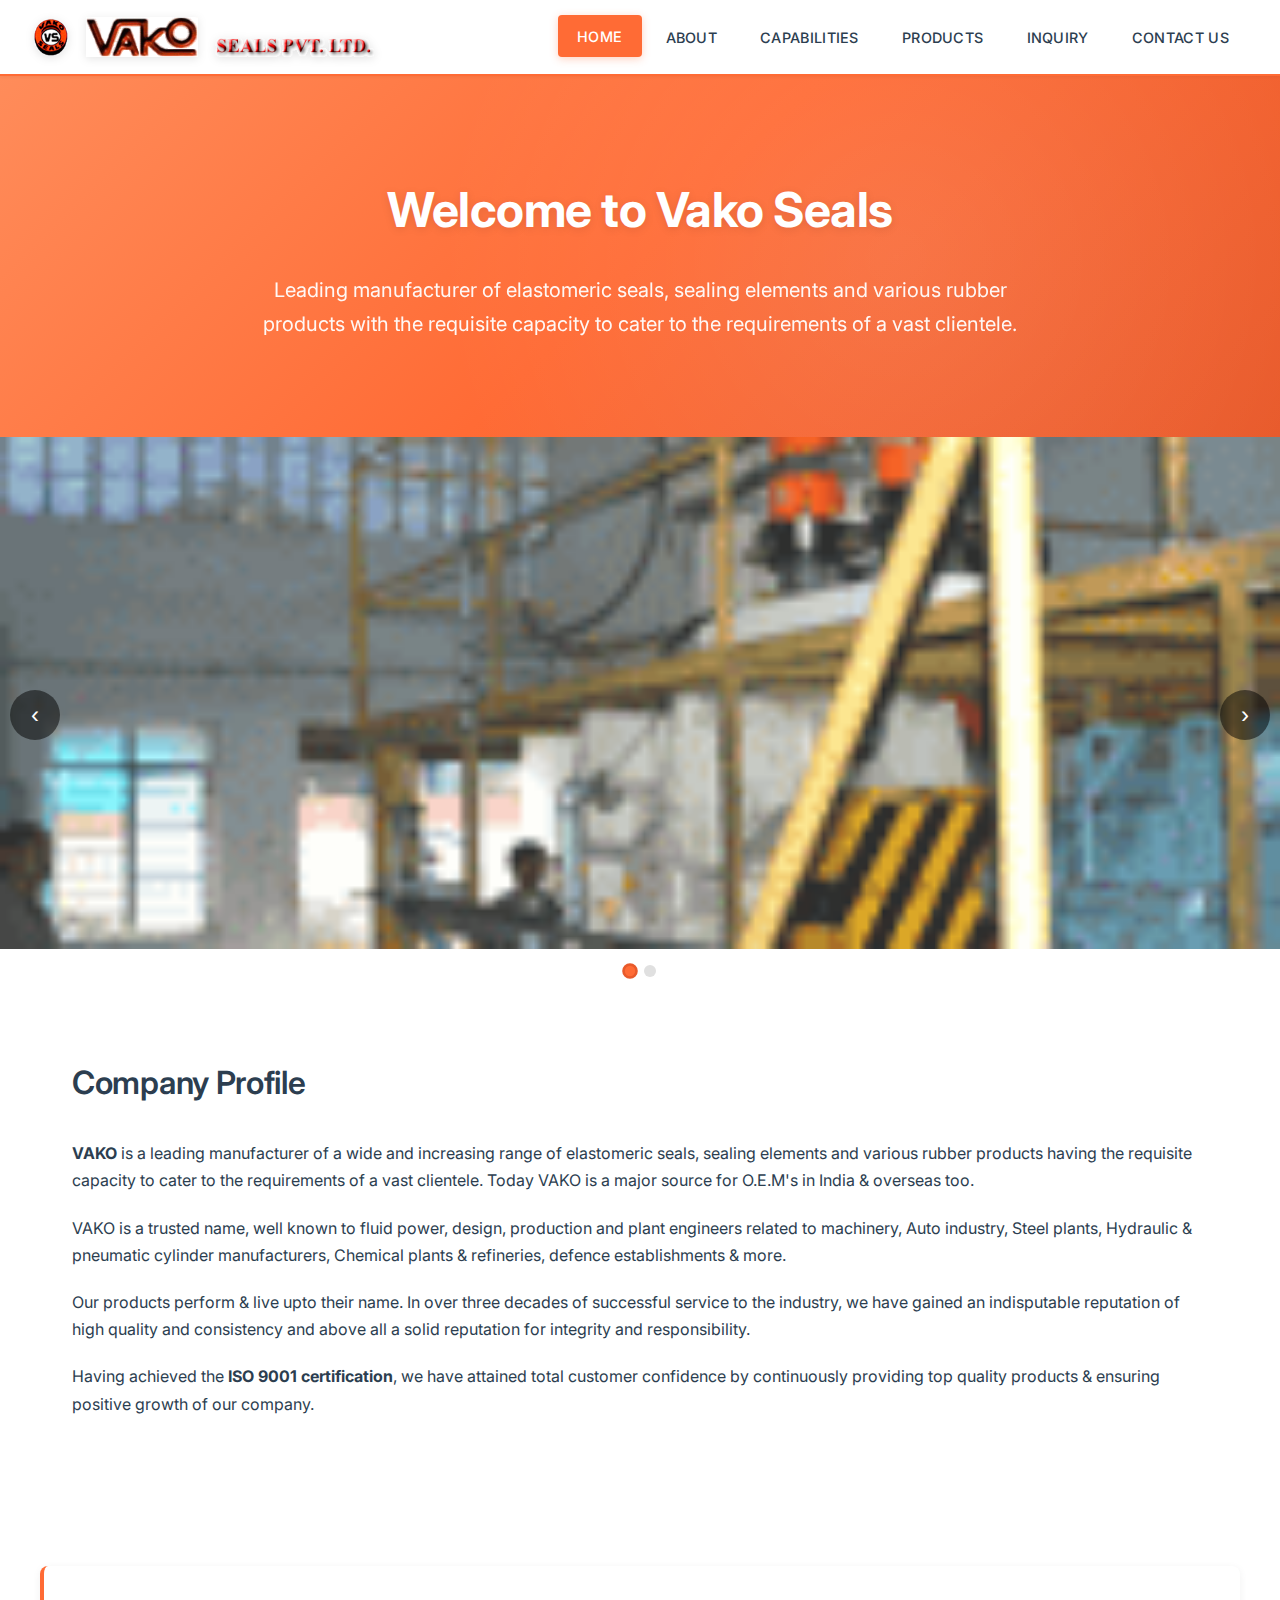
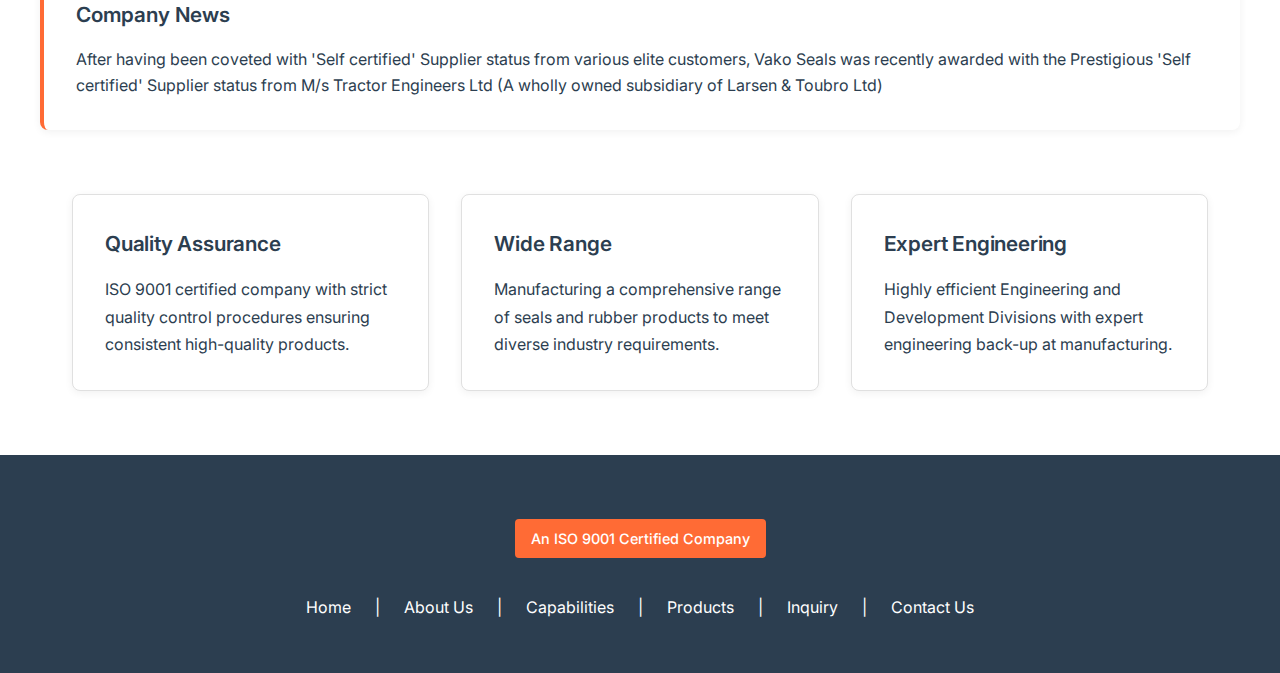
<file: index.html>
<!DOCTYPE html>
<html lang="en">
<head>
    <meta charset="UTF-8">
    <meta name="viewport" content="width=device-width, initial-scale=1.0">
    <meta name="description" content="Vako Seals Pvt. Ltd. - Leading manufacturer of elastomeric seals, sealing elements and various rubber products">
    <title>Vako Seals Pvt. Ltd. - Home</title>
    <link rel="stylesheet" href="css/style.css">
</head>
<body>
    <header>
        <div class="header-container">
            <button class="menu-toggle" aria-label="Toggle menu">
                <span></span>
                <span></span>
                <span></span>
            </button>
            <div class="logo-section">
                <img src="images/logo.gif" alt="Vako Seals Logo">
                <img src="images/VAKO-.gif" alt="VAKO" style="height: 40px; margin: 0 8px;">
                <img src="images/vako3.gif" alt="SEALS" style="height: 40px;">
            </div>
            <nav>
                <div class="nav-container">
                    <ul class="nav-menu">
                        <li><a href="index.html" class="active">HOME</a></li>
                        <li><a href="about.html">ABOUT</a></li>
                        <li><a href="capabilities.html">CAPABILITIES</a></li>
                        <li><a href="product.html">PRODUCTS</a></li>
                        <li><a href="inquiry.html">INQUIRY</a></li>
                        <li><a href="contact.html">CONTACT US</a></li>
                    </ul>
                </div>
            </nav>
        </div>
    </header>

    <main>
        <section class="hero">
            <h1>Welcome to Vako Seals</h1>
            <p>Leading manufacturer of elastomeric seals, sealing elements and various rubber products with the requisite capacity to cater to the requirements of a vast clientele.</p>
        </section>

        <div class="image-slider hero-slider" data-autoplay="true">
            <div class="slider-container">
                <div class="slide active">
                    <img src="images/gif1.gif" alt="Manufacturing Process">
                </div>
                <div class="slide">
                    <img src="images/gif2.gif" alt="Quality Products">
                </div>
            </div>
            <button class="slider-controls slider-prev" aria-label="Previous">‹</button>
            <button class="slider-controls slider-next" aria-label="Next">›</button>
            <div class="slider-dots"></div>
        </div>

        <section class="content-section">
            <h2>Company Profile</h2>
            <p><strong>VAKO</strong> is a leading manufacturer of a wide and increasing range of elastomeric seals, sealing elements and various rubber products having the requisite capacity to cater to the requirements of a vast clientele. Today VAKO is a major source for O.E.M's in India & overseas too.</p>
            
            <p>VAKO is a trusted name, well known to fluid power, design, production and plant engineers related to machinery, Auto industry, Steel plants, Hydraulic & pneumatic cylinder manufacturers, Chemical plants & refineries, defence establishments & more.</p>
            
            <p>Our products perform & live upto their name. In over three decades of successful service to the industry, we have gained an indisputable reputation of high quality and consistency and above all a solid reputation for integrity and responsibility.</p>
            
            <p>Having achieved the <strong>ISO 9001 certification</strong>, we have attained total customer confidence by continuously providing top quality products & ensuring positive growth of our company.</p>
        </section>

        <section class="news-box">
            <h3>Company News</h3>
            <p>After having been coveted with 'Self certified' Supplier status from various elite customers, Vako Seals was recently awarded with the Prestigious 'Self certified' Supplier status from M/s Tractor Engineers Ltd (A wholly owned subsidiary of Larsen & Toubro Ltd)</p>
        </section>

        <section class="card-grid">
            <div class="card">
                <h3>Quality Assurance</h3>
                <p>ISO 9001 certified company with strict quality control procedures ensuring consistent high-quality products.</p>
            </div>
            <div class="card">
                <h3>Wide Range</h3>
                <p>Manufacturing a comprehensive range of seals and rubber products to meet diverse industry requirements.</p>
            </div>
            <div class="card">
                <h3>Expert Engineering</h3>
                <p>Highly efficient Engineering and Development Divisions with expert engineering back-up at manufacturing.</p>
            </div>
        </section>
    </main>

    <footer>
        <div class="footer-container">
            <div class="iso-badge">An ISO 9001 Certified Company</div>
            <div class="footer-links">
                <a href="index.html">Home</a> |
                <a href="about.html">About Us</a> |
                <a href="capabilities.html">Capabilities</a> |
                <a href="product.html">Products</a> |
                <a href="inquiry.html">Inquiry</a> |
                <a href="contact.html">Contact Us</a>
            </div>
        </div>
    </footer>
    <script src="js/menu.js"></script>
    <script src="js/slider.js"></script>
</body>
</html>
</file>
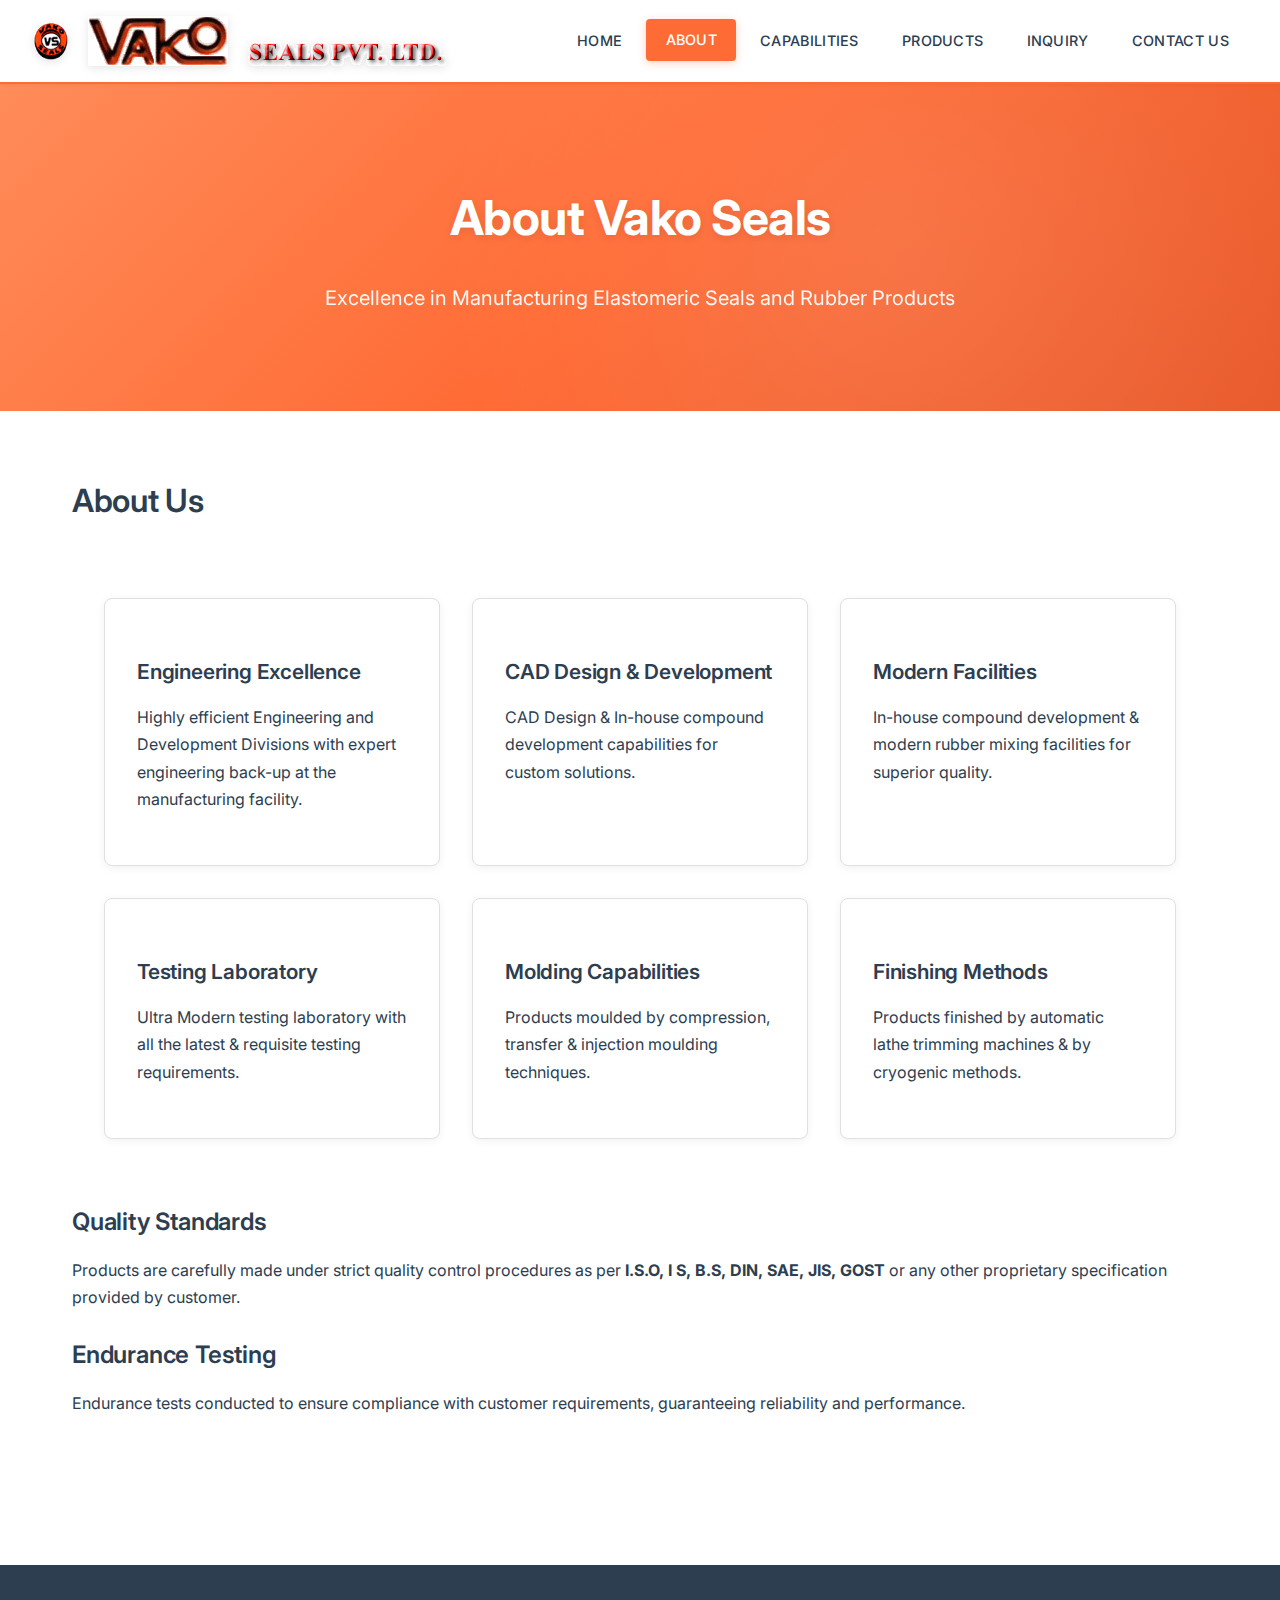
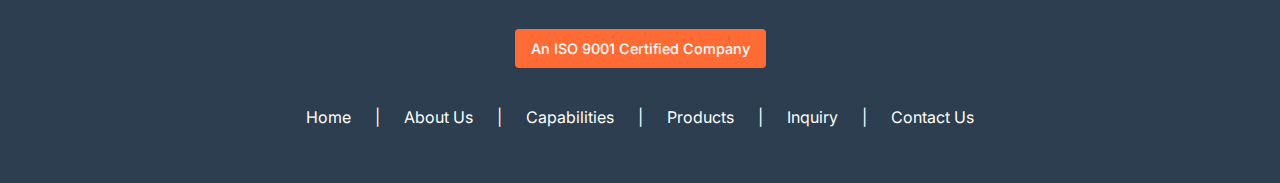
<file: about.html>
<!DOCTYPE html>
<html lang="en">
<head>
    <meta charset="UTF-8">
    <meta name="viewport" content="width=device-width, initial-scale=1.0">
    <meta name="description" content="About Vako Seals - Our capabilities and expertise in manufacturing elastomeric seals">
    <title>About Us - Vako Seals Pvt. Ltd.</title>
    <link rel="stylesheet" href="css/style.css">
</head>
<body>
    <header>
        <div class="header-container">
            <div class="logo-section">
                <img src="images/logo.gif" alt="Vako Seals Logo">
                <img src="images/VAKO-.gif" alt="VAKO" style="height: 50px; margin: 0 10px;">
                <img src="images/vako3.gif" alt="SEALS" style="height: 50px;">
            </div>
            <button class="menu-toggle" aria-label="Toggle menu">
                <span></span>
                <span></span>
                <span></span>
            </button>
            <nav>
                <div class="nav-container">
                    <ul class="nav-menu">
                        <li><a href="index.html">HOME</a></li>
                        <li><a href="about.html" class="active">ABOUT</a></li>
                        <li><a href="capabilities.html">CAPABILITIES</a></li>
                        <li><a href="product.html">PRODUCTS</a></li>
                        <li><a href="inquiry.html">INQUIRY</a></li>
                        <li><a href="contact.html">CONTACT US</a></li>
                    </ul>
                </div>
            </nav>
        </div>
    </header>

    <main>
        <section class="hero">
            <h1>About Vako Seals</h1>
            <p>Excellence in Manufacturing Elastomeric Seals and Rubber Products</p>
        </section>

        <section class="content-section">
            <h2>About Us</h2>
            
            <div class="card-grid">
                <div class="card">
                    <h3>Engineering Excellence</h3>
                    <p>Highly efficient Engineering and Development Divisions with expert engineering back-up at the manufacturing facility.</p>
                </div>
                
                <div class="card">
                    <h3>CAD Design & Development</h3>
                    <p>CAD Design & In-house compound development capabilities for custom solutions.</p>
                </div>
                
                <div class="card">
                    <h3>Modern Facilities</h3>
                    <p>In-house compound development & modern rubber mixing facilities for superior quality.</p>
                </div>
                
                <div class="card">
                    <h3>Testing Laboratory</h3>
                    <p>Ultra Modern testing laboratory with all the latest & requisite testing requirements.</p>
                </div>
                
                <div class="card">
                    <h3>Molding Capabilities</h3>
                    <p>Products moulded by compression, transfer & injection moulding techniques.</p>
                </div>
                
                <div class="card">
                    <h3>Finishing Methods</h3>
                    <p>Products finished by automatic lathe trimming machines & by cryogenic methods.</p>
                </div>
            </div>

            <h3>Quality Standards</h3>
            <p>Products are carefully made under strict quality control procedures as per <strong>I.S.O, I S, B.S, DIN, SAE, JIS, GOST</strong> or any other proprietary specification provided by customer.</p>
            
            <h3>Endurance Testing</h3>
            <p>Endurance tests conducted to ensure compliance with customer requirements, guaranteeing reliability and performance.</p>
        </section>
    </main>

    <footer>
        <div class="footer-container">
            <div class="iso-badge">An ISO 9001 Certified Company</div>
            <div class="footer-links">
                <a href="index.html">Home</a> |
                <a href="about.html">About Us</a> |
                <a href="capabilities.html">Capabilities</a> |
                <a href="product.html">Products</a> |
                <a href="inquiry.html">Inquiry</a> |
                <a href="contact.html">Contact Us</a>
            </div>
        </div>
    </footer>
    <script src="js/menu.js"></script>
    <script src="js/slider.js"></script>
</body>
</html>
</file>
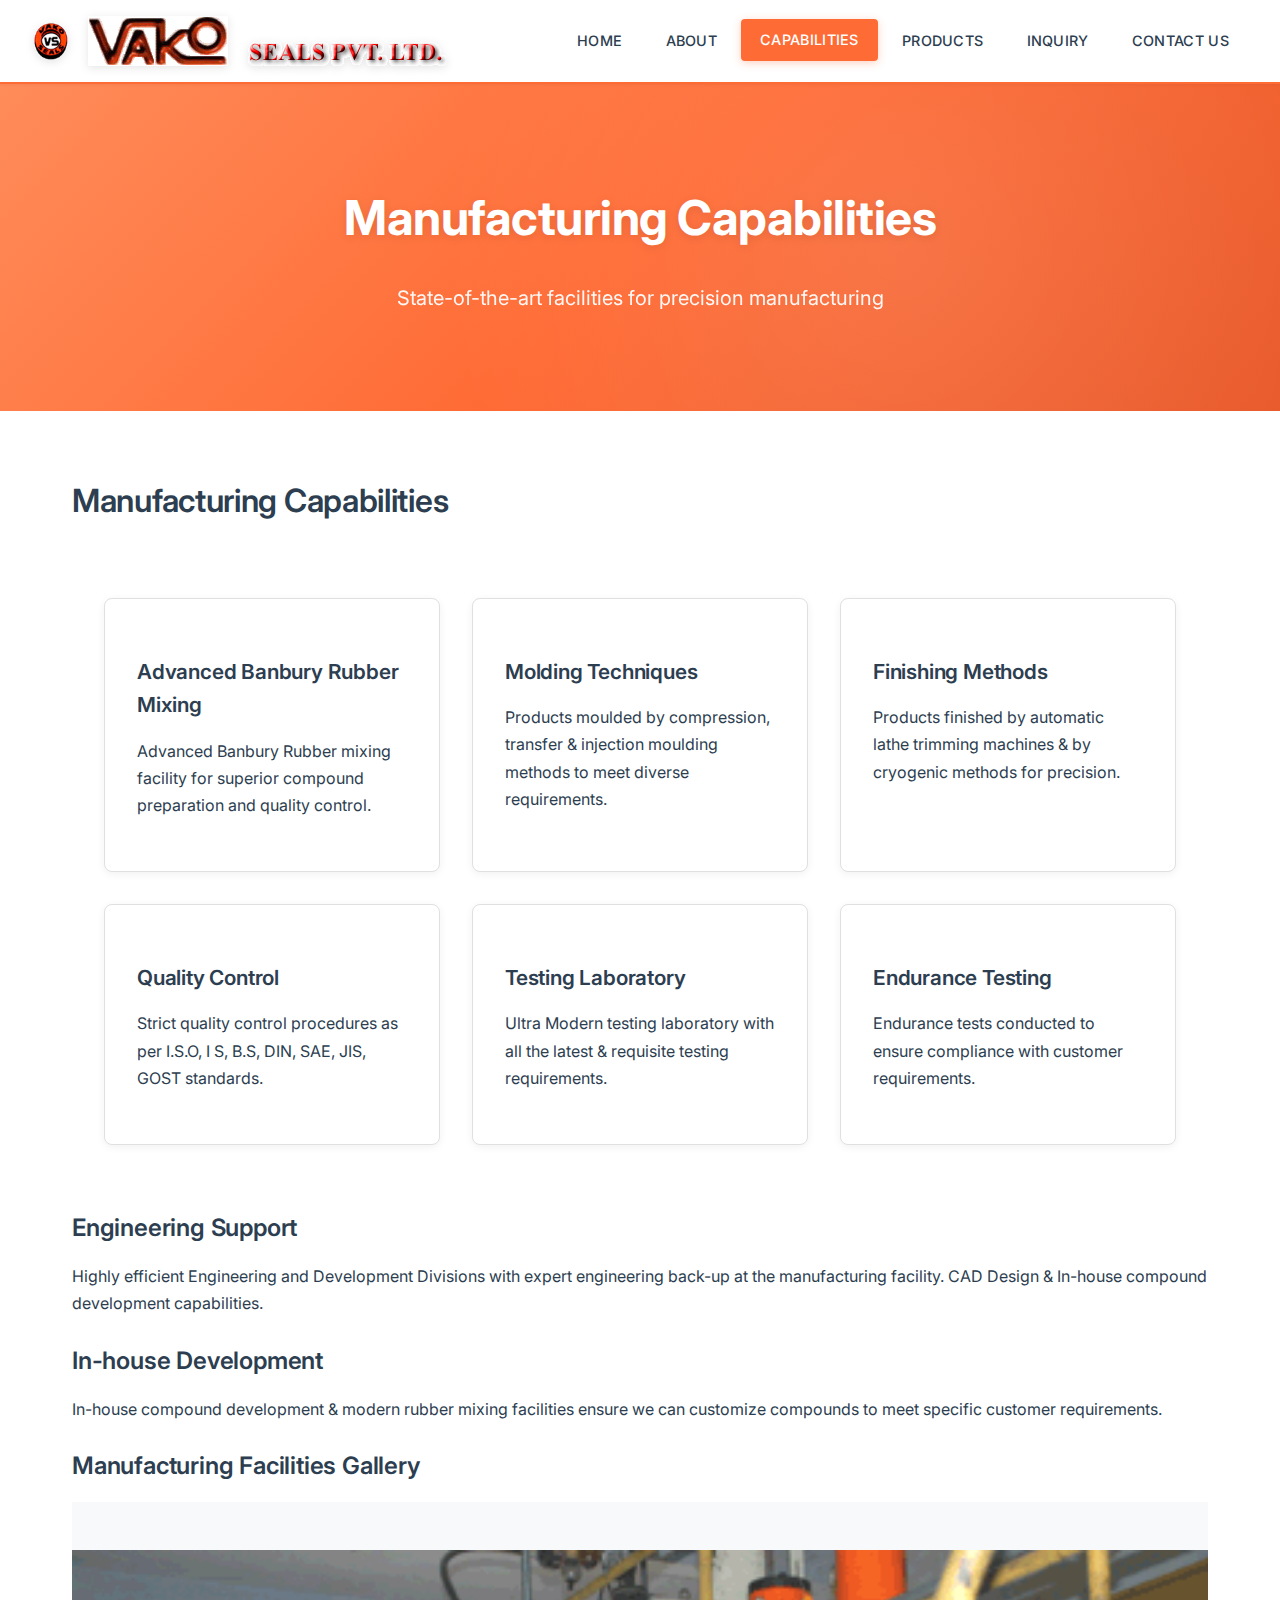
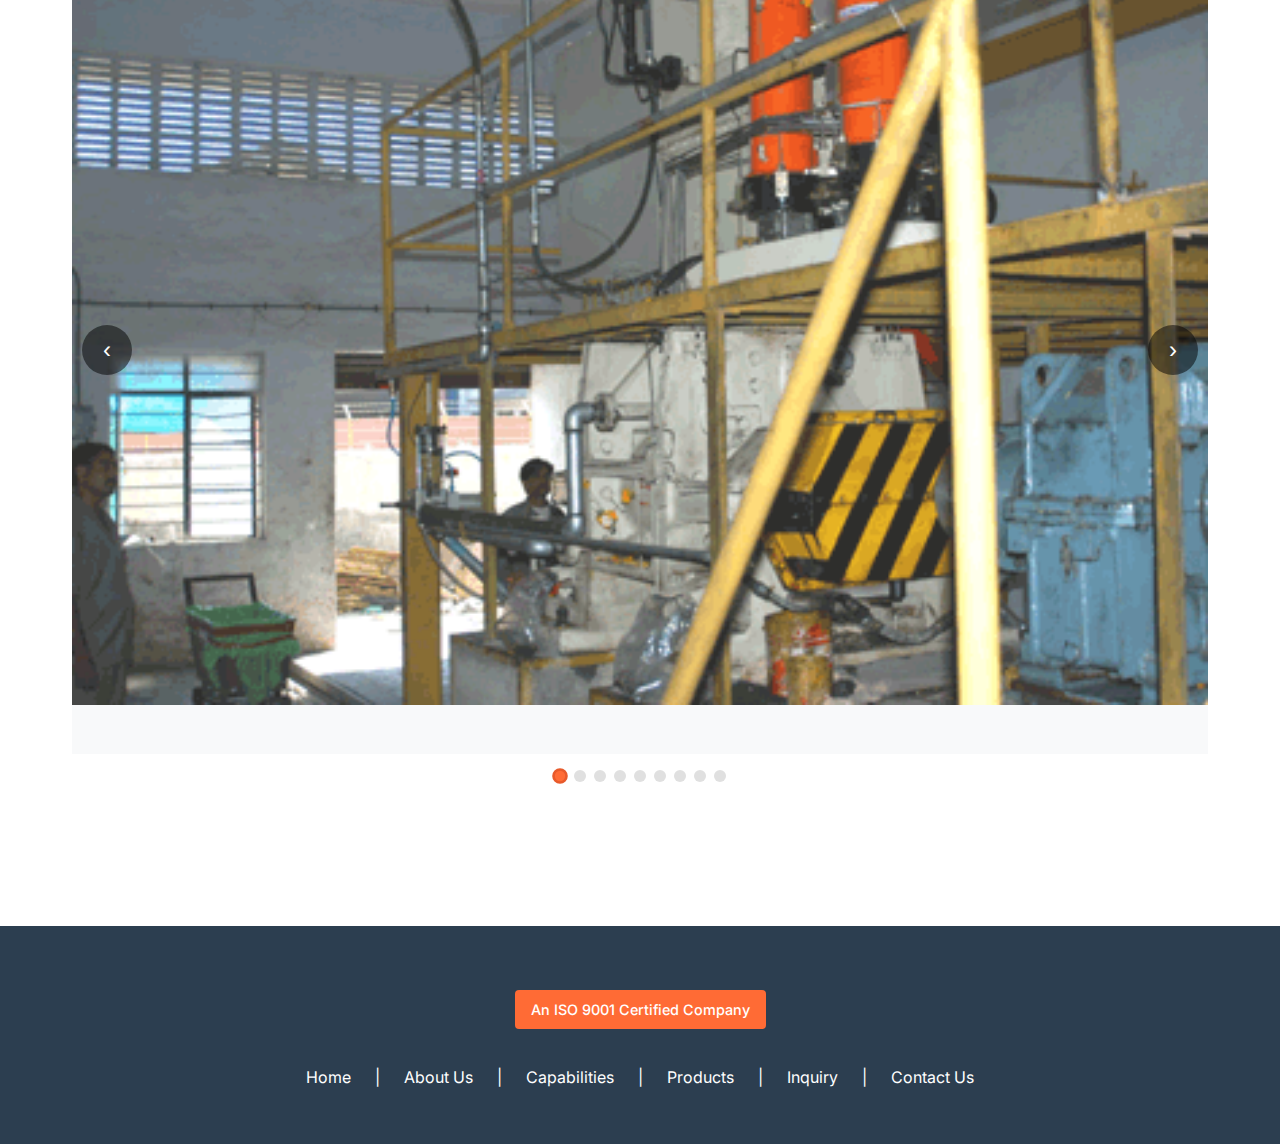
<file: capabilities.html>
<!DOCTYPE html>
<html lang="en">
<head>
    <meta charset="UTF-8">
    <meta name="viewport" content="width=device-width, initial-scale=1.0">
    <meta name="description" content="Manufacturing Capabilities of Vako Seals">
    <title>Capabilities - Vako Seals Pvt. Ltd.</title>
    <link rel="stylesheet" href="css/style.css">
</head>
<body>
    <header>
        <div class="header-container">
            <div class="logo-section">
                <img src="images/logo.gif" alt="Vako Seals Logo">
                <img src="images/VAKO-.gif" alt="VAKO" style="height: 50px; margin: 0 10px;">
                <img src="images/vako3.gif" alt="SEALS" style="height: 50px;">
            </div>
            <button class="menu-toggle" aria-label="Toggle menu">
                <span></span>
                <span></span>
                <span></span>
            </button>
            <nav>
                <div class="nav-container">
                    <ul class="nav-menu">
                        <li><a href="index.html">HOME</a></li>
                        <li><a href="about.html">ABOUT</a></li>
                        <li><a href="capabilities.html" class="active">CAPABILITIES</a></li>
                        <li><a href="product.html">PRODUCTS</a></li>
                        <li><a href="inquiry.html">INQUIRY</a></li>
                        <li><a href="contact.html">CONTACT US</a></li>
                    </ul>
                </div>
            </nav>
        </div>
    </header>

    <main>
        <section class="hero">
            <h1>Manufacturing Capabilities</h1>
            <p>State-of-the-art facilities for precision manufacturing</p>
        </section>

        <section class="content-section">
            <h2>Manufacturing Capabilities</h2>
            
            <div class="card-grid">
                <div class="card">
                    <h3>Advanced Banbury Rubber Mixing</h3>
                    <p>Advanced Banbury Rubber mixing facility for superior compound preparation and quality control.</p>
                </div>

                <div class="card">
                    <h3>Molding Techniques</h3>
                    <p>Products moulded by compression, transfer & injection moulding methods to meet diverse requirements.</p>
                </div>

                <div class="card">
                    <h3>Finishing Methods</h3>
                    <p>Products finished by automatic lathe trimming machines & by cryogenic methods for precision.</p>
                </div>

                <div class="card">
                    <h3>Quality Control</h3>
                    <p>Strict quality control procedures as per I.S.O, I S, B.S, DIN, SAE, JIS, GOST standards.</p>
                </div>

                <div class="card">
                    <h3>Testing Laboratory</h3>
                    <p>Ultra Modern testing laboratory with all the latest & requisite testing requirements.</p>
                </div>

                <div class="card">
                    <h3>Endurance Testing</h3>
                    <p>Endurance tests conducted to ensure compliance with customer requirements.</p>
                </div>
            </div>

            <h3>Engineering Support</h3>
            <p>Highly efficient Engineering and Development Divisions with expert engineering back-up at the manufacturing facility. CAD Design & In-house compound development capabilities.</p>

            <h3>In-house Development</h3>
            <p>In-house compound development & modern rubber mixing facilities ensure we can customize compounds to meet specific customer requirements.</p>

            <h3>Manufacturing Facilities Gallery</h3>
            <div class="image-slider gallery-slider" data-autoplay="true">
                <div class="slider-container">
                    <div class="slide active">
                        <img src="images/First-Photograph.gif" alt="Manufacturing Facility">
                    </div>
                    <div class="slide">
                        <img src="images/Moulding1.gif" alt="Moulding Process">
                    </div>
                    <div class="slide">
                        <img src="images/Moulding3.gif" alt="Moulding Equipment">
                    </div>
                    <div class="slide">
                        <img src="images/Moulding4.gif" alt="Moulding Technology">
                    </div>
                    <div class="slide">
                        <img src="images/Moulding5.gif" alt="Moulding Operations">
                    </div>
                    <div class="slide">
                        <img src="images/Plastic1.gif" alt="Plastic Processing">
                    </div>
                    <div class="slide">
                        <img src="images/Trimming2.gif" alt="Trimming Process">
                    </div>
                    <div class="slide">
                        <img src="images/Trimming4.gif" alt="Trimming Equipment">
                    </div>
                    <div class="slide">
                        <img src="images/Inspection.gif" alt="Quality Inspection">
                    </div>
                </div>
                <button class="slider-controls slider-prev" aria-label="Previous">‹</button>
                <button class="slider-controls slider-next" aria-label="Next">›</button>
                <div class="slider-dots"></div>
            </div>
        </section>
    </main>

    <footer>
        <div class="footer-container">
            <div class="iso-badge">An ISO 9001 Certified Company</div>
            <div class="footer-links">
                <a href="index.html">Home</a> |
                <a href="about.html">About Us</a> |
                <a href="capabilities.html">Capabilities</a> |
                <a href="product.html">Products</a> |
                <a href="inquiry.html">Inquiry</a> |
                <a href="contact.html">Contact Us</a>
            </div>
        </div>
    </footer>
    <script src="js/menu.js"></script>
    <script src="js/slider.js"></script>
</body>
</html>
</file>
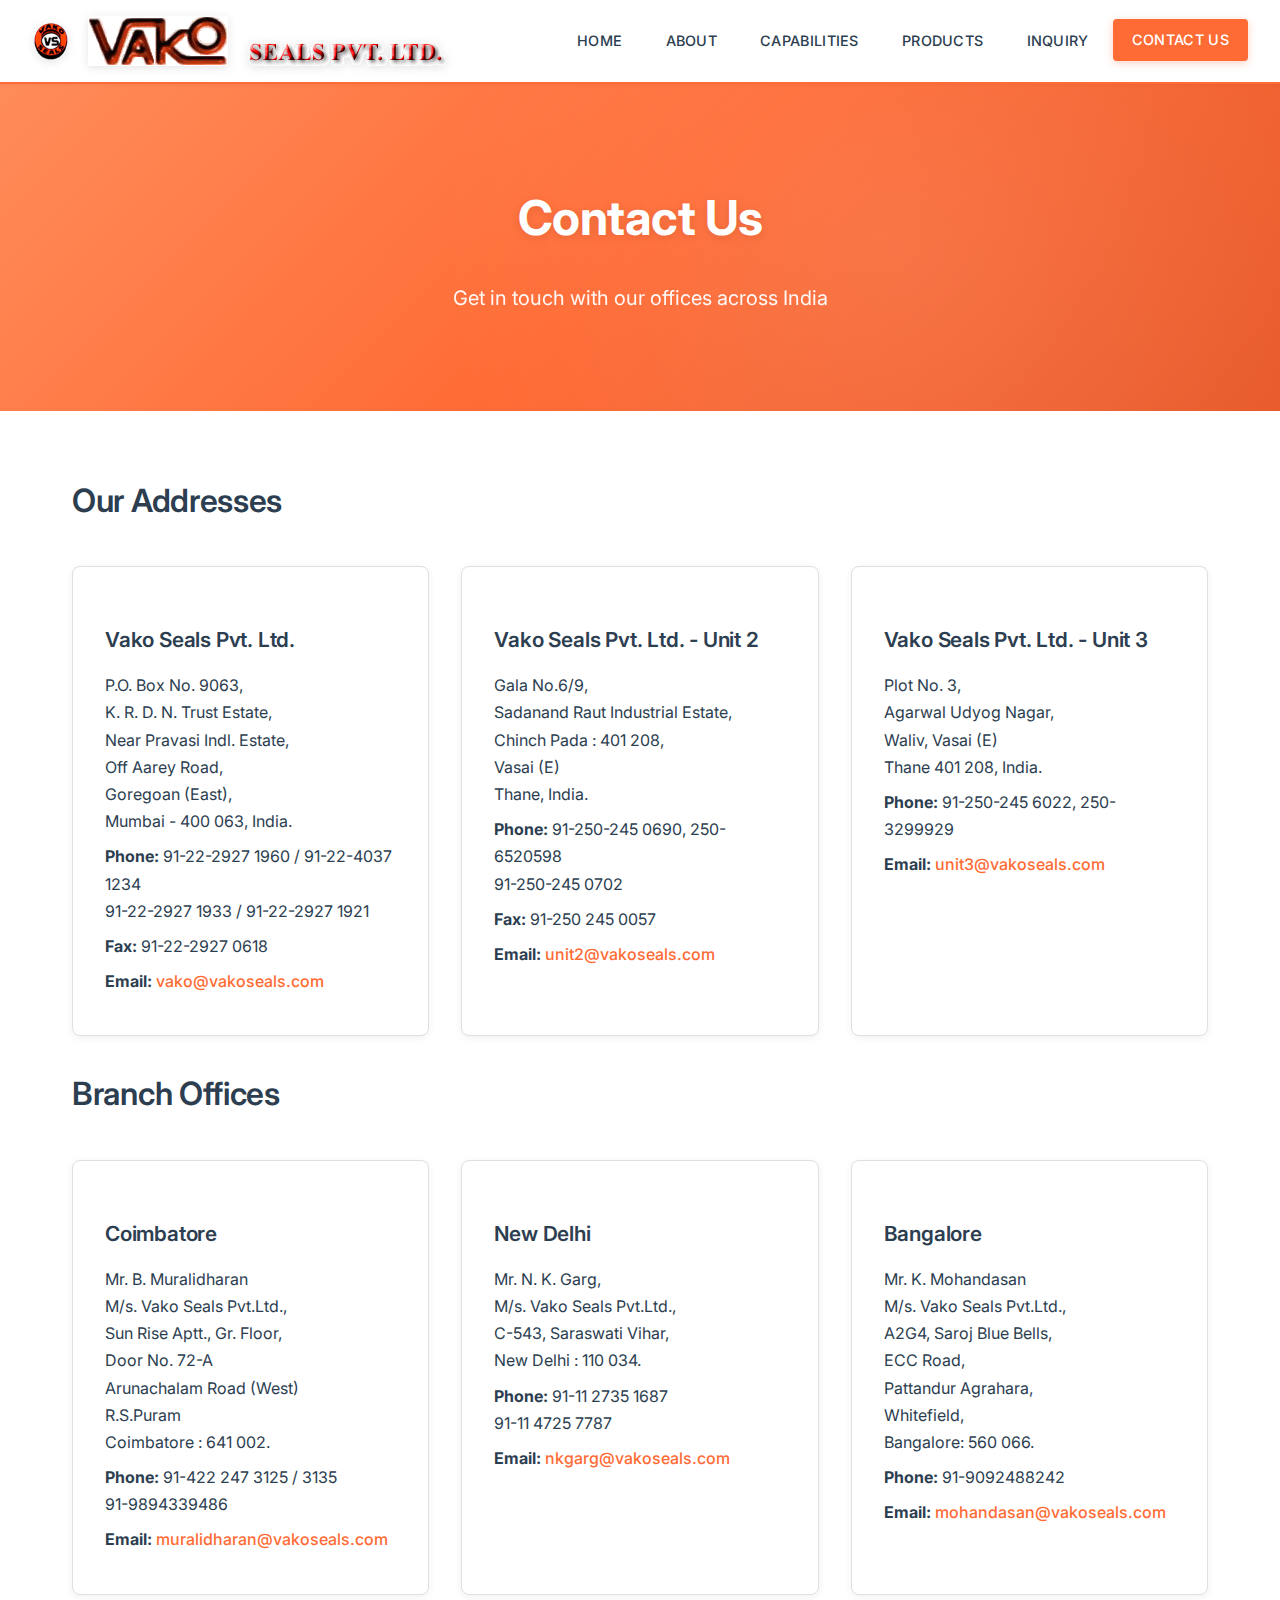
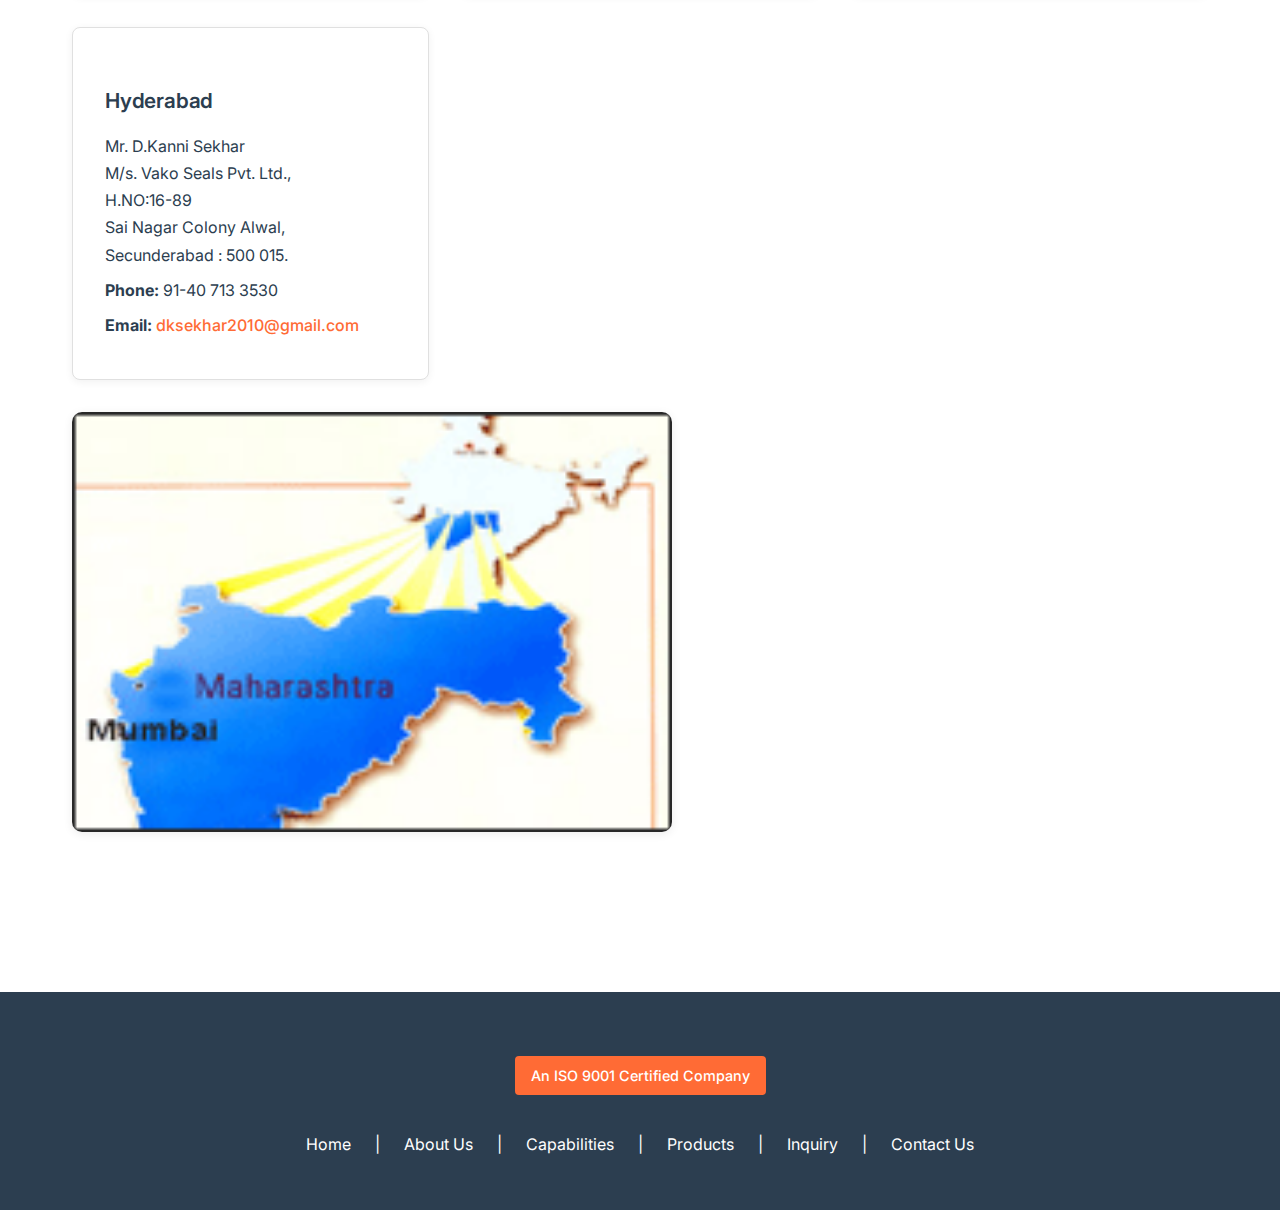
<file: contact.html>
<!DOCTYPE html>
<html lang="en">
<head>
    <meta charset="UTF-8">
    <meta name="viewport" content="width=device-width, initial-scale=1.0">
    <meta name="description" content="Contact Vako Seals - Get in touch with our offices across India">
    <title>Contact Us - Vako Seals Pvt. Ltd.</title>
    <link rel="stylesheet" href="css/style.css">
</head>
<body>
    <header>
        <div class="header-container">
            <div class="logo-section">
                <img src="images/logo.gif" alt="Vako Seals Logo">
                <img src="images/VAKO-.gif" alt="VAKO" style="height: 50px; margin: 0 10px;">
                <img src="images/vako3.gif" alt="SEALS" style="height: 50px;">
            </div>
            <button class="menu-toggle" aria-label="Toggle menu">
                <span></span>
                <span></span>
                <span></span>
            </button>
            <nav>
                <div class="nav-container">
                    <ul class="nav-menu">
                        <li><a href="index.html">HOME</a></li>
                        <li><a href="about.html">ABOUT</a></li>
                        <li><a href="capabilities.html">CAPABILITIES</a></li>
                        <li><a href="product.html">PRODUCTS</a></li>
                        <li><a href="inquiry.html">INQUIRY</a></li>
                        <li><a href="contact.html" class="active">CONTACT US</a></li>
                    </ul>
                </div>
            </nav>
        </div>
    </header>

    <main>
        <section class="hero">
            <h1>Contact Us</h1>
            <p>Get in touch with our offices across India</p>
        </section>

        <section class="content-section">
            <h2>Our Addresses</h2>
            
            <div class="contact-grid">
                <div class="contact-card">
                    <h3>Vako Seals Pvt. Ltd.</h3>
                    <p>P.O. Box No. 9063,<br>
                    K. R. D. N. Trust Estate,<br>
                    Near Pravasi Indl. Estate,<br>
                    Off Aarey Road,<br>
                    Goregoan (East),<br>
                    Mumbai - 400 063, India.</p>
                    <p><strong>Phone:</strong> 91-22-2927 1960 / 91-22-4037 1234<br>
                    91-22-2927 1933 / 91-22-2927 1921</p>
                    <p><strong>Fax:</strong> 91-22-2927 0618</p>
                    <p><strong>Email:</strong> <a href="mailto:vako@vakoseals.com">vako@vakoseals.com</a></p>
                </div>

                <div class="contact-card">
                    <h3>Vako Seals Pvt. Ltd. - Unit 2</h3>
                    <p>Gala No.6/9,<br>
                    Sadanand Raut Industrial Estate,<br>
                    Chinch Pada : 401 208,<br>
                    Vasai (E)<br>
                    Thane, India.</p>
                    <p><strong>Phone:</strong> 91-250-245 0690, 250-6520598<br>
                    91-250-245 0702</p>
                    <p><strong>Fax:</strong> 91-250 245 0057</p>
                    <p><strong>Email:</strong> <a href="mailto:unit2@vakoseals.com">unit2@vakoseals.com</a></p>
                </div>

                <div class="contact-card">
                    <h3>Vako Seals Pvt. Ltd. - Unit 3</h3>
                    <p>Plot No. 3,<br>
                    Agarwal Udyog Nagar,<br>
                    Waliv, Vasai (E)<br>
                    Thane 401 208, India.</p>
                    <p><strong>Phone:</strong> 91-250-245 6022, 250-3299929</p>
                    <p><strong>Email:</strong> <a href="mailto:unit3@vakoseals.com">unit3@vakoseals.com</a></p>
                </div>
            </div>

            <h2>Branch Offices</h2>
            
            <div class="contact-grid">
                <div class="contact-card">
                    <h3>Coimbatore</h3>
                    <p>Mr. B. Muralidharan<br>
                    M/s. Vako Seals Pvt.Ltd.,<br>
                    Sun Rise Aptt., Gr. Floor,<br>
                    Door No. 72-A<br>
                    Arunachalam Road (West)<br>
                    R.S.Puram<br>
                    Coimbatore : 641 002.</p>
                    <p><strong>Phone:</strong> 91-422 247 3125 / 3135<br>
                    91-9894339486</p>
                    <p><strong>Email:</strong> <a href="mailto:muralidharan@vakoseals.com">muralidharan@vakoseals.com</a></p>
                </div>

                <div class="contact-card">
                    <h3>New Delhi</h3>
                    <p>Mr. N. K. Garg,<br>
                    M/s. Vako Seals Pvt.Ltd.,<br>
                    C-543, Saraswati Vihar,<br>
                    New Delhi : 110 034.</p>
                    <p><strong>Phone:</strong> 91-11 2735 1687<br>
                    91-11 4725 7787</p>
                    <p><strong>Email:</strong> <a href="mailto:nkgarg@vakoseals.com">nkgarg@vakoseals.com</a></p>
                </div>

                <div class="contact-card">
                    <h3>Bangalore</h3>
                    <p>Mr. K. Mohandasan<br>
                    M/s. Vako Seals Pvt.Ltd.,<br>
                    A2G4, Saroj Blue Bells,<br>
                    ECC Road,<br>
                    Pattandur Agrahara,<br>
                    Whitefield,<br>
                    Bangalore: 560 066.</p>
                    <p><strong>Phone:</strong> 91-9092488242</p>
                    <p><strong>Email:</strong> <a href="mailto:mohandasan@vakoseals.com">mohandasan@vakoseals.com</a></p>
                </div>

                <div class="contact-card">
                    <h3>Hyderabad</h3>
                    <p>Mr. D.Kanni Sekhar<br>
                    M/s. Vako Seals Pvt. Ltd.,<br>
                    H.NO:16-89<br>
                    Sai Nagar Colony Alwal,<br>
                    Secunderabad : 500 015.</p>
                    <p><strong>Phone:</strong> 91-40 713 3530</p>
                    <p><strong>Email:</strong> <a href="mailto:dksekhar2010@gmail.com">dksekhar2010@gmail.com</a></p>
                </div>
            </div>

            <div class="image-gallery" style="margin: 2rem 0; max-width: 600px;">
                <div class="gallery-item">
                    <img src="images/businesslocation.gif" alt="Business Location">
                </div>
            </div>
        </section>
    </main>

    <footer>
        <div class="footer-container">
            <div class="iso-badge">An ISO 9001 Certified Company</div>
            <div class="footer-links">
                <a href="index.html">Home</a> |
                <a href="about.html">About Us</a> |
                <a href="capabilities.html">Capabilities</a> |
                <a href="product.html">Products</a> |
                <a href="inquiry.html">Inquiry</a> |
                <a href="contact.html">Contact Us</a>
            </div>
        </div>
    </footer>
    <script src="js/menu.js"></script>
    <script src="js/slider.js"></script>
</body>
</html>
</file>
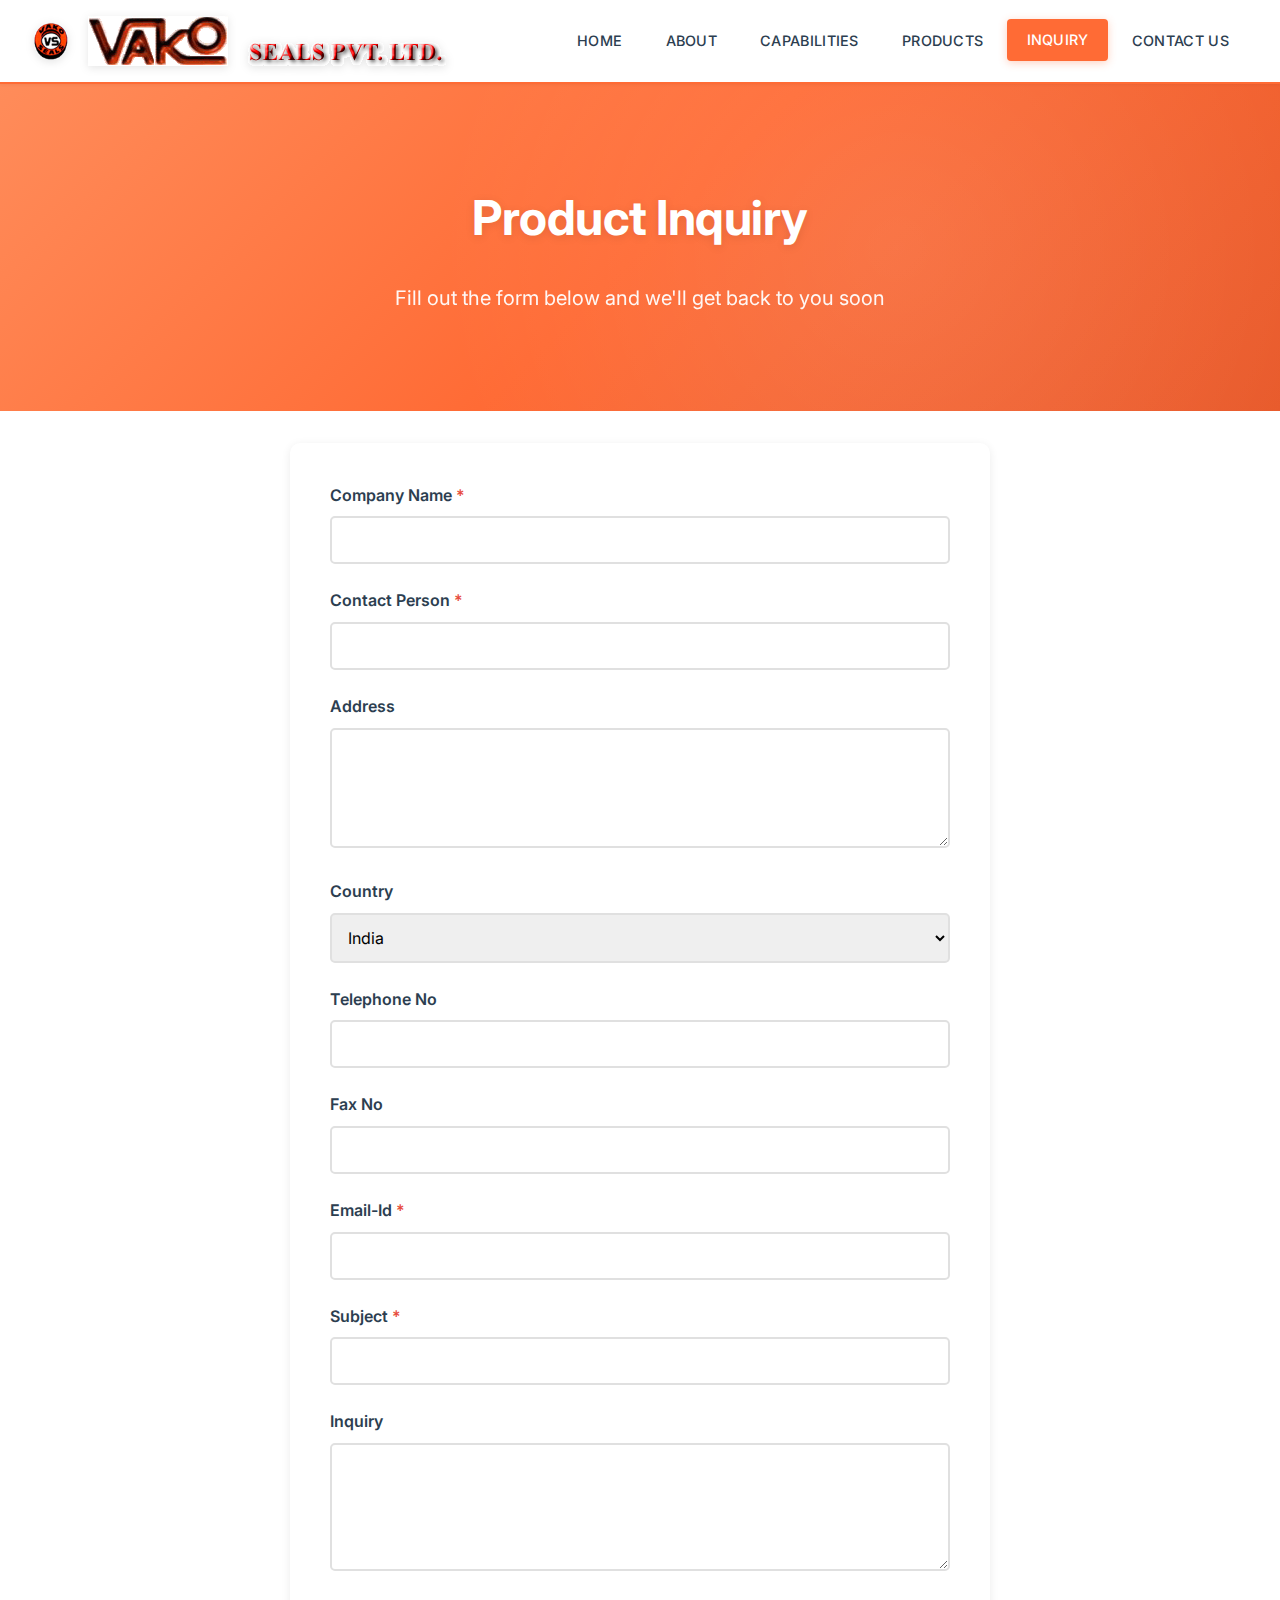
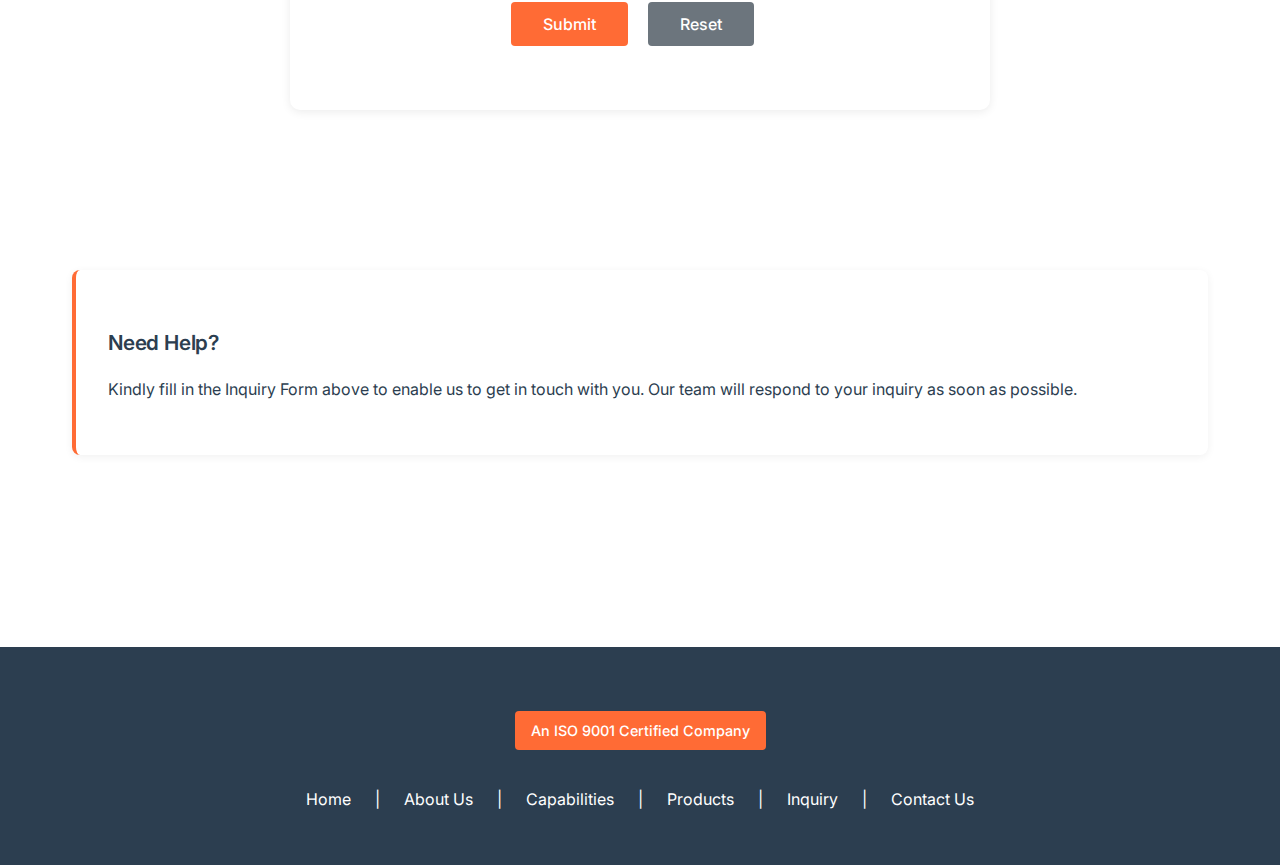
<file: inquiry.html>
<!DOCTYPE html>
<html lang="en">
<head>
    <meta charset="UTF-8">
    <meta name="viewport" content="width=device-width, initial-scale=1.0">
    <meta name="description" content="Inquiry Form - Contact Vako Seals for product inquiries">
    <title>Inquiry - Vako Seals Pvt. Ltd.</title>
    <link rel="stylesheet" href="css/style.css">
</head>
<body>
    <header>
        <div class="header-container">
            <div class="logo-section">
                <img src="images/logo.gif" alt="Vako Seals Logo">
                <img src="images/VAKO-.gif" alt="VAKO" style="height: 50px; margin: 0 10px;">
                <img src="images/vako3.gif" alt="SEALS" style="height: 50px;">
            </div>
            <button class="menu-toggle" aria-label="Toggle menu">
                <span></span>
                <span></span>
                <span></span>
            </button>
            <nav>
                <div class="nav-container">
                    <ul class="nav-menu">
                        <li><a href="index.html">HOME</a></li>
                        <li><a href="about.html">ABOUT</a></li>
                        <li><a href="capabilities.html">CAPABILITIES</a></li>
                        <li><a href="product.html">PRODUCTS</a></li>
                        <li><a href="inquiry.html" class="active">INQUIRY</a></li>
                        <li><a href="contact.html">CONTACT US</a></li>
                    </ul>
                </div>
            </nav>
        </div>
    </header>

    <main>
        <section class="hero">
            <h1>Product Inquiry</h1>
            <p>Fill out the form below and we'll get back to you soon</p>
        </section>

        <div class="form-container">
            <form method="post" action="thankyou.html">
                <div class="form-group">
                    <label for="companyname">Company Name <span class="required">*</span></label>
                    <input type="text" id="companyname" name="Companyname" maxlength="30" required>
                </div>

                <div class="form-group">
                    <label for="contactperson">Contact Person <span class="required">*</span></label>
                    <input type="text" id="contactperson" name="Contactperson" maxlength="30" required>
                </div>

                <div class="form-group">
                    <label for="address">Address</label>
                    <textarea id="address" name="address" rows="3"></textarea>
                </div>

                <div class="form-group">
                    <label for="country">Country</label>
                    <select id="country" name="country">
                        <option value="">Select a Country</option>
                        <option value="India" selected>India</option>
                        <option value="United States">United States</option>
                        <option value="United Kingdom">United Kingdom</option>
                        <option value="Germany">Germany</option>
                        <option value="France">France</option>
                        <option value="Japan">Japan</option>
                        <option value="China">China</option>
                        <option value="Australia">Australia</option>
                        <option value="Canada">Canada</option>
                        <option value="Brazil">Brazil</option>
                        <option value="Russia">Russia</option>
                        <option value="South Africa">South Africa</option>
                        <option value="UAE">United Arab Emirates</option>
                        <option value="Saudi Arabia">Saudi Arabia</option>
                        <option value="Singapore">Singapore</option>
                        <option value="Malaysia">Malaysia</option>
                        <option value="Thailand">Thailand</option>
                        <option value="Indonesia">Indonesia</option>
                        <option value="Philippines">Philippines</option>
                        <option value="Vietnam">Vietnam</option>
                        <option value="Other">Other</option>
                    </select>
                </div>

                <div class="form-group">
                    <label for="telephone">Telephone No</label>
                    <input type="tel" id="telephone" name="telephone" maxlength="15">
                </div>

                <div class="form-group">
                    <label for="fax">Fax No</label>
                    <input type="tel" id="fax" name="fax" maxlength="15">
                </div>

                <div class="form-group">
                    <label for="email">Email-Id <span class="required">*</span></label>
                    <input type="email" id="email" name="email" maxlength="50" required>
                </div>

                <div class="form-group">
                    <label for="subject">Subject <span class="required">*</span></label>
                    <input type="text" id="subject" name="subject" maxlength="50" required>
                </div>

                <div class="form-group">
                    <label for="inquiry">Inquiry</label>
                    <textarea id="inquiry" name="inquiry" rows="5"></textarea>
                </div>

                <div class="form-group text-center">
                    <button type="submit" class="btn">Submit</button>
                    <button type="reset" class="btn btn-secondary">Reset</button>
                </div>
            </form>
        </div>

        <section class="content-section">
            <div class="news-box">
                <h3>Need Help?</h3>
                <p>Kindly fill in the Inquiry Form above to enable us to get in touch with you. Our team will respond to your inquiry as soon as possible.</p>
            </div>
        </section>
    </main>

    <footer>
        <div class="footer-container">
            <div class="iso-badge">An ISO 9001 Certified Company</div>
            <div class="footer-links">
                <a href="index.html">Home</a> |
                <a href="about.html">About Us</a> |
                <a href="capabilities.html">Capabilities</a> |
                <a href="product.html">Products</a> |
                <a href="inquiry.html">Inquiry</a> |
                <a href="contact.html">Contact Us</a>
            </div>
        </div>
    </footer>
    <script src="js/menu.js"></script>
    <script src="js/slider.js"></script>
</body>
</html>
</file>
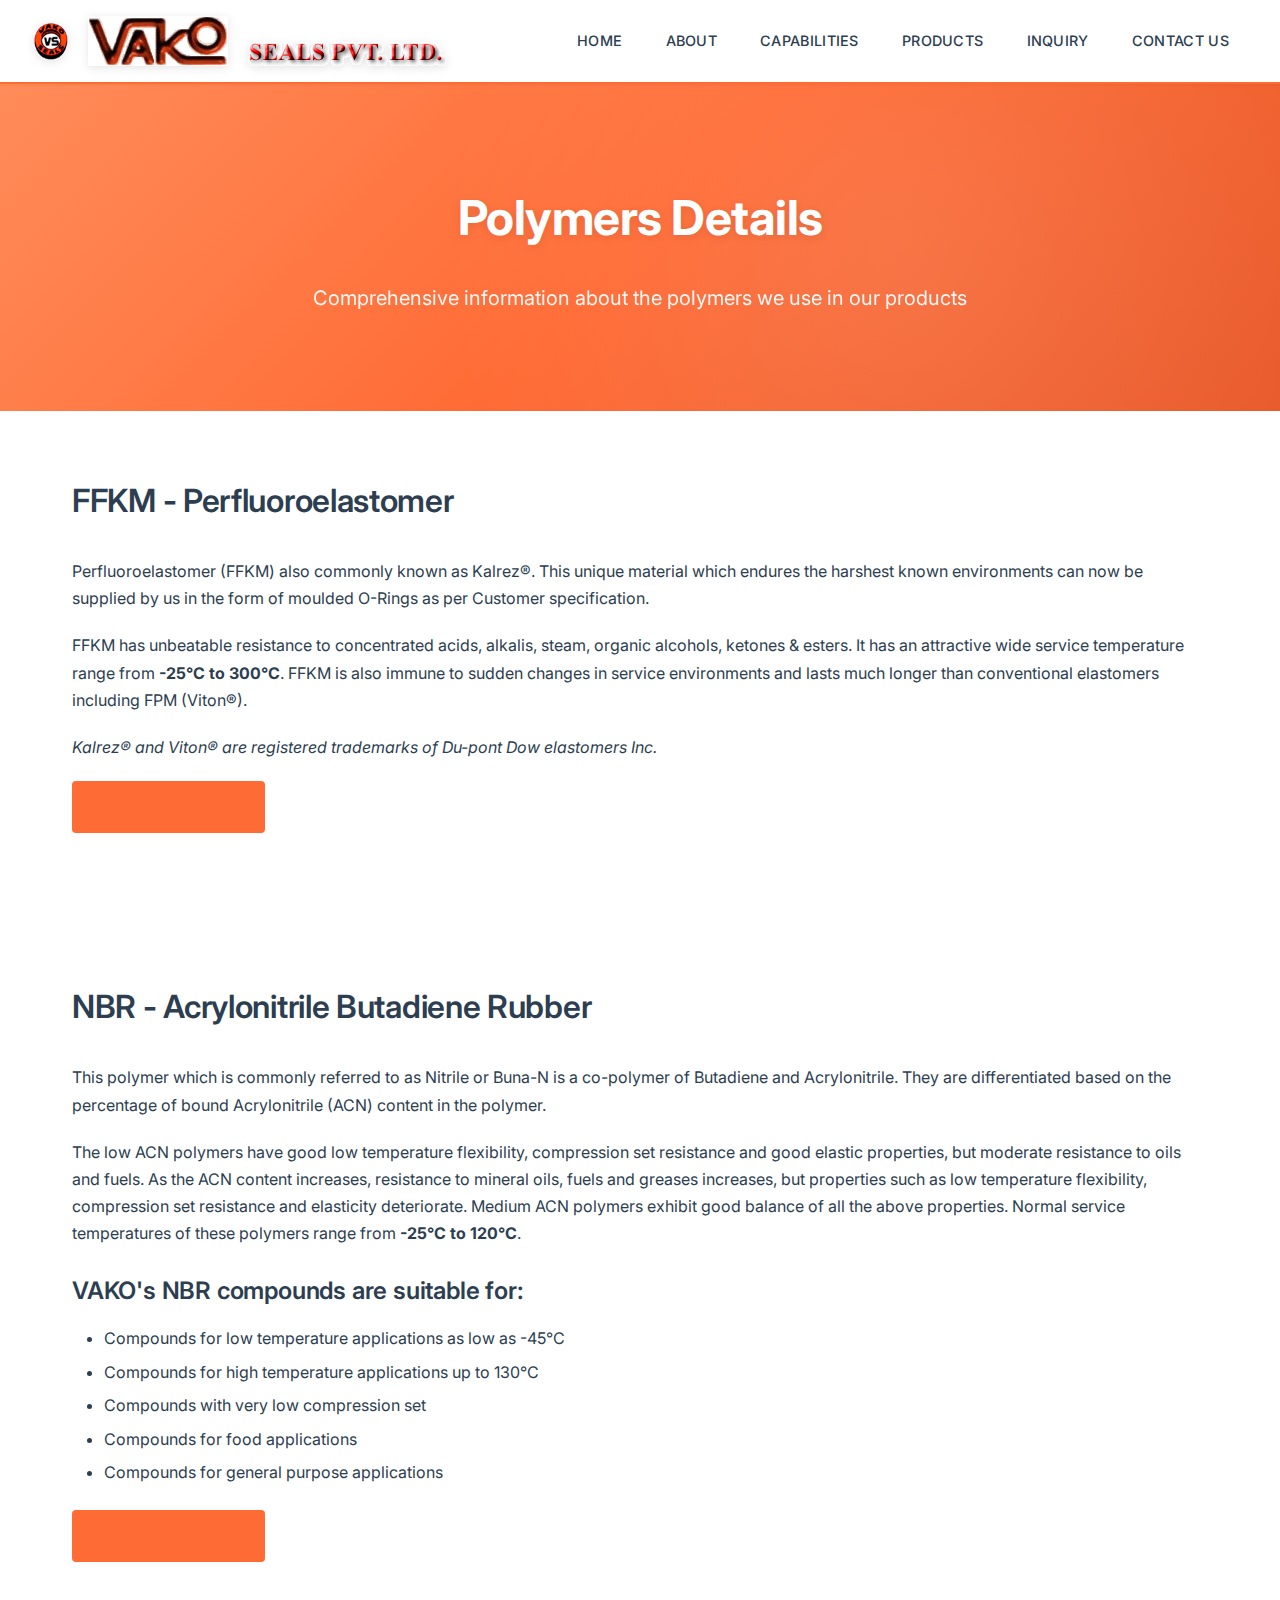
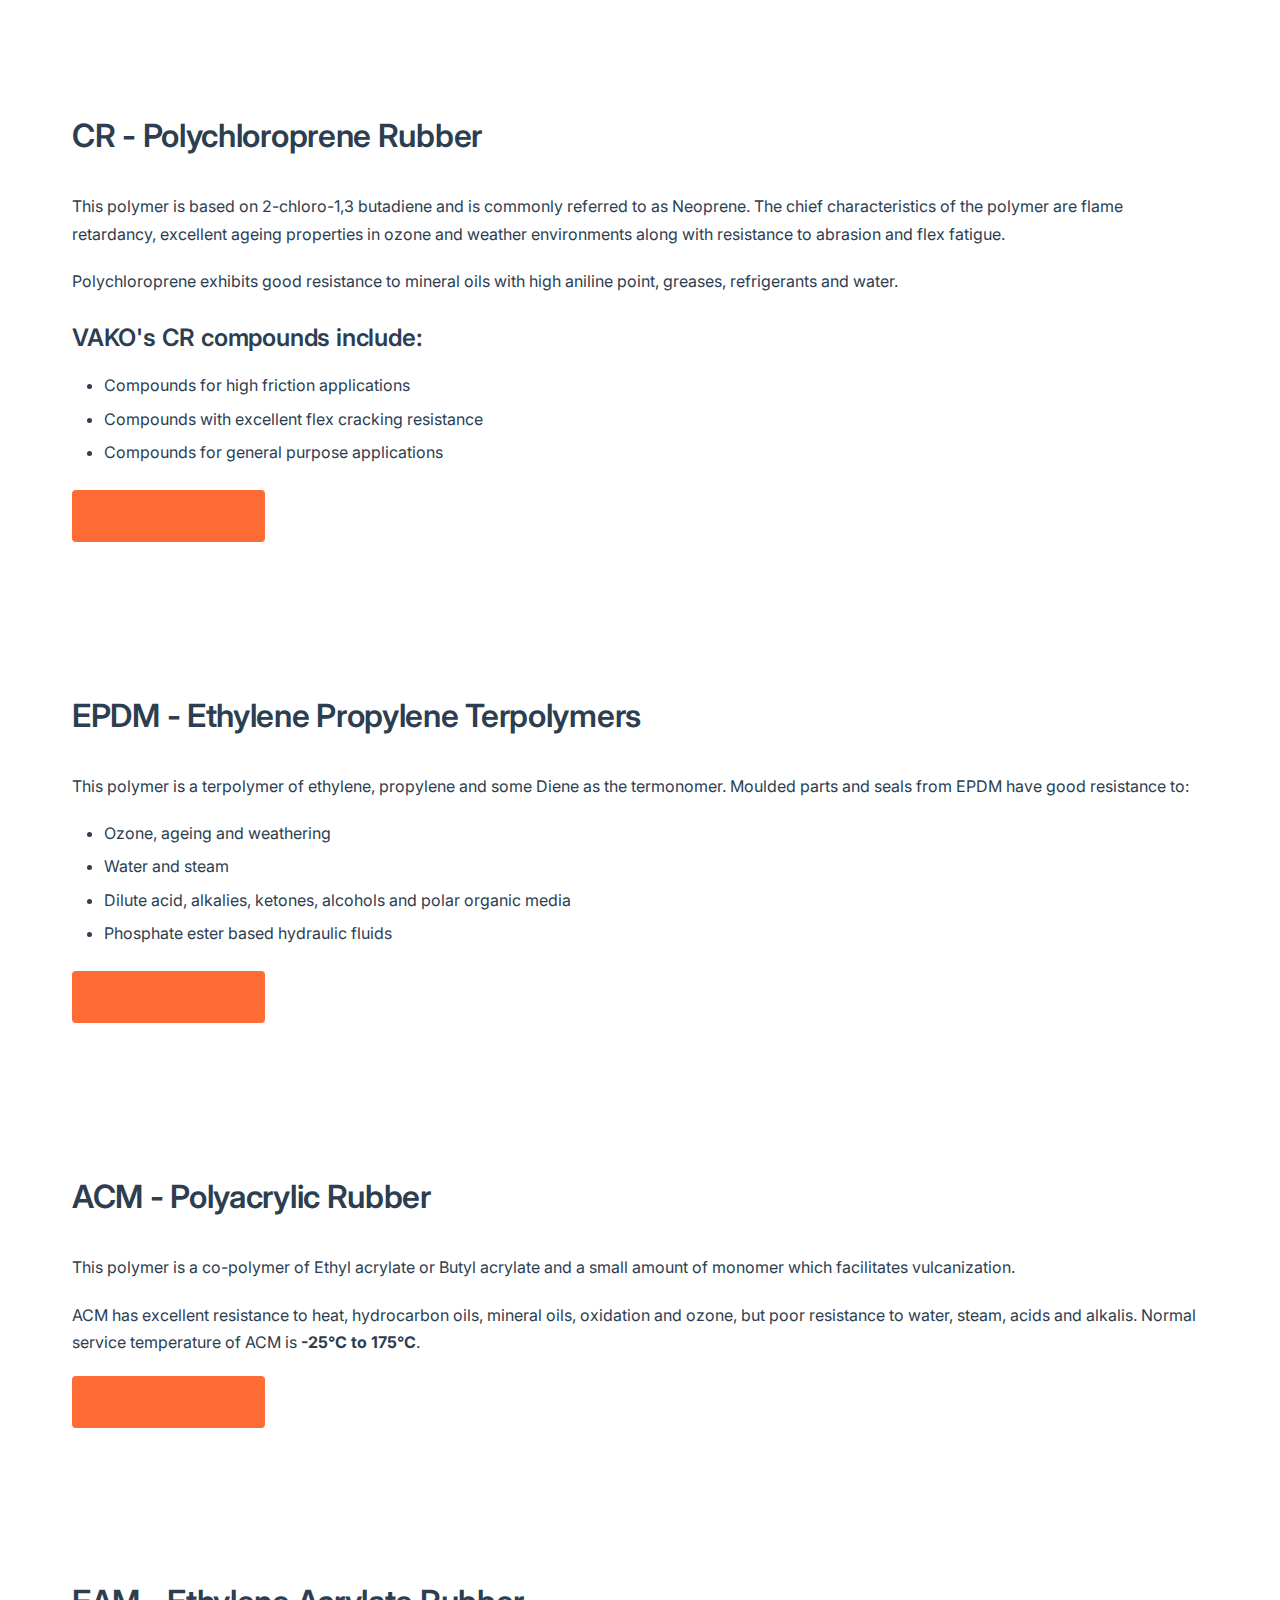
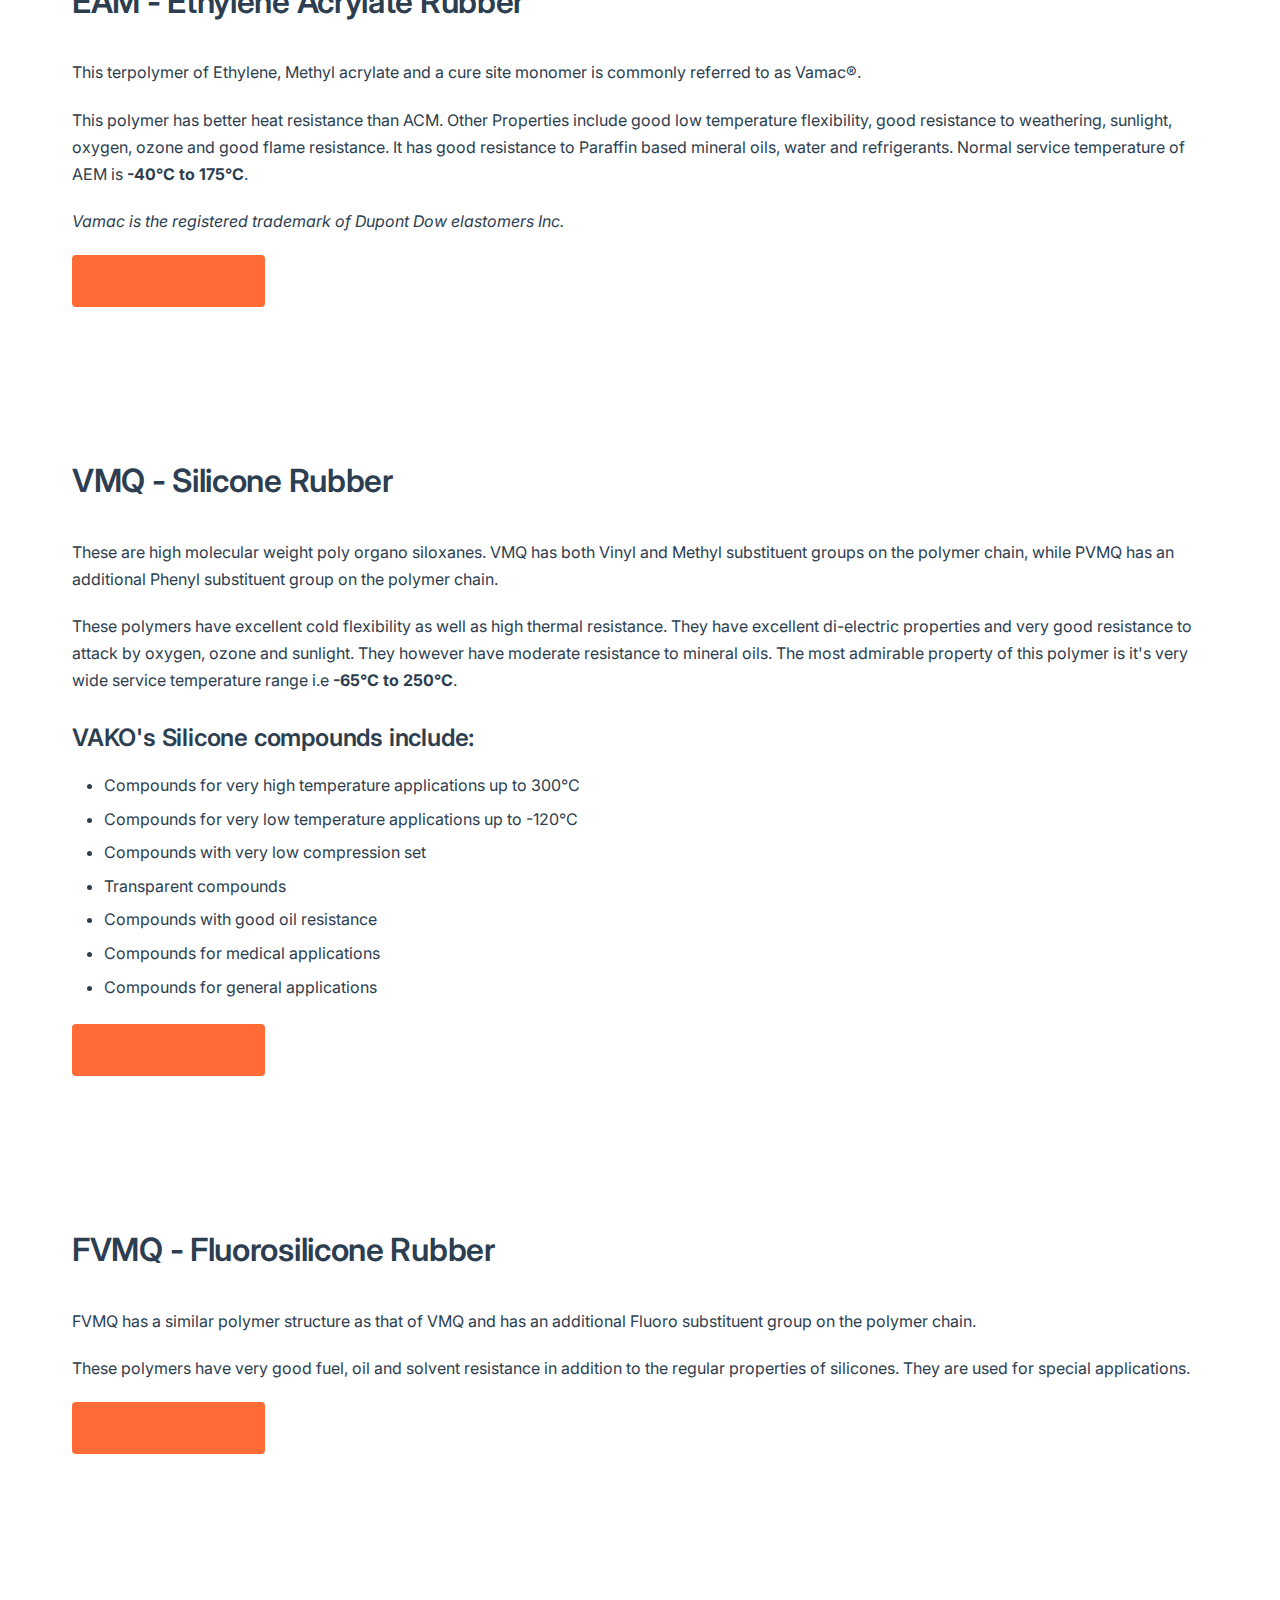
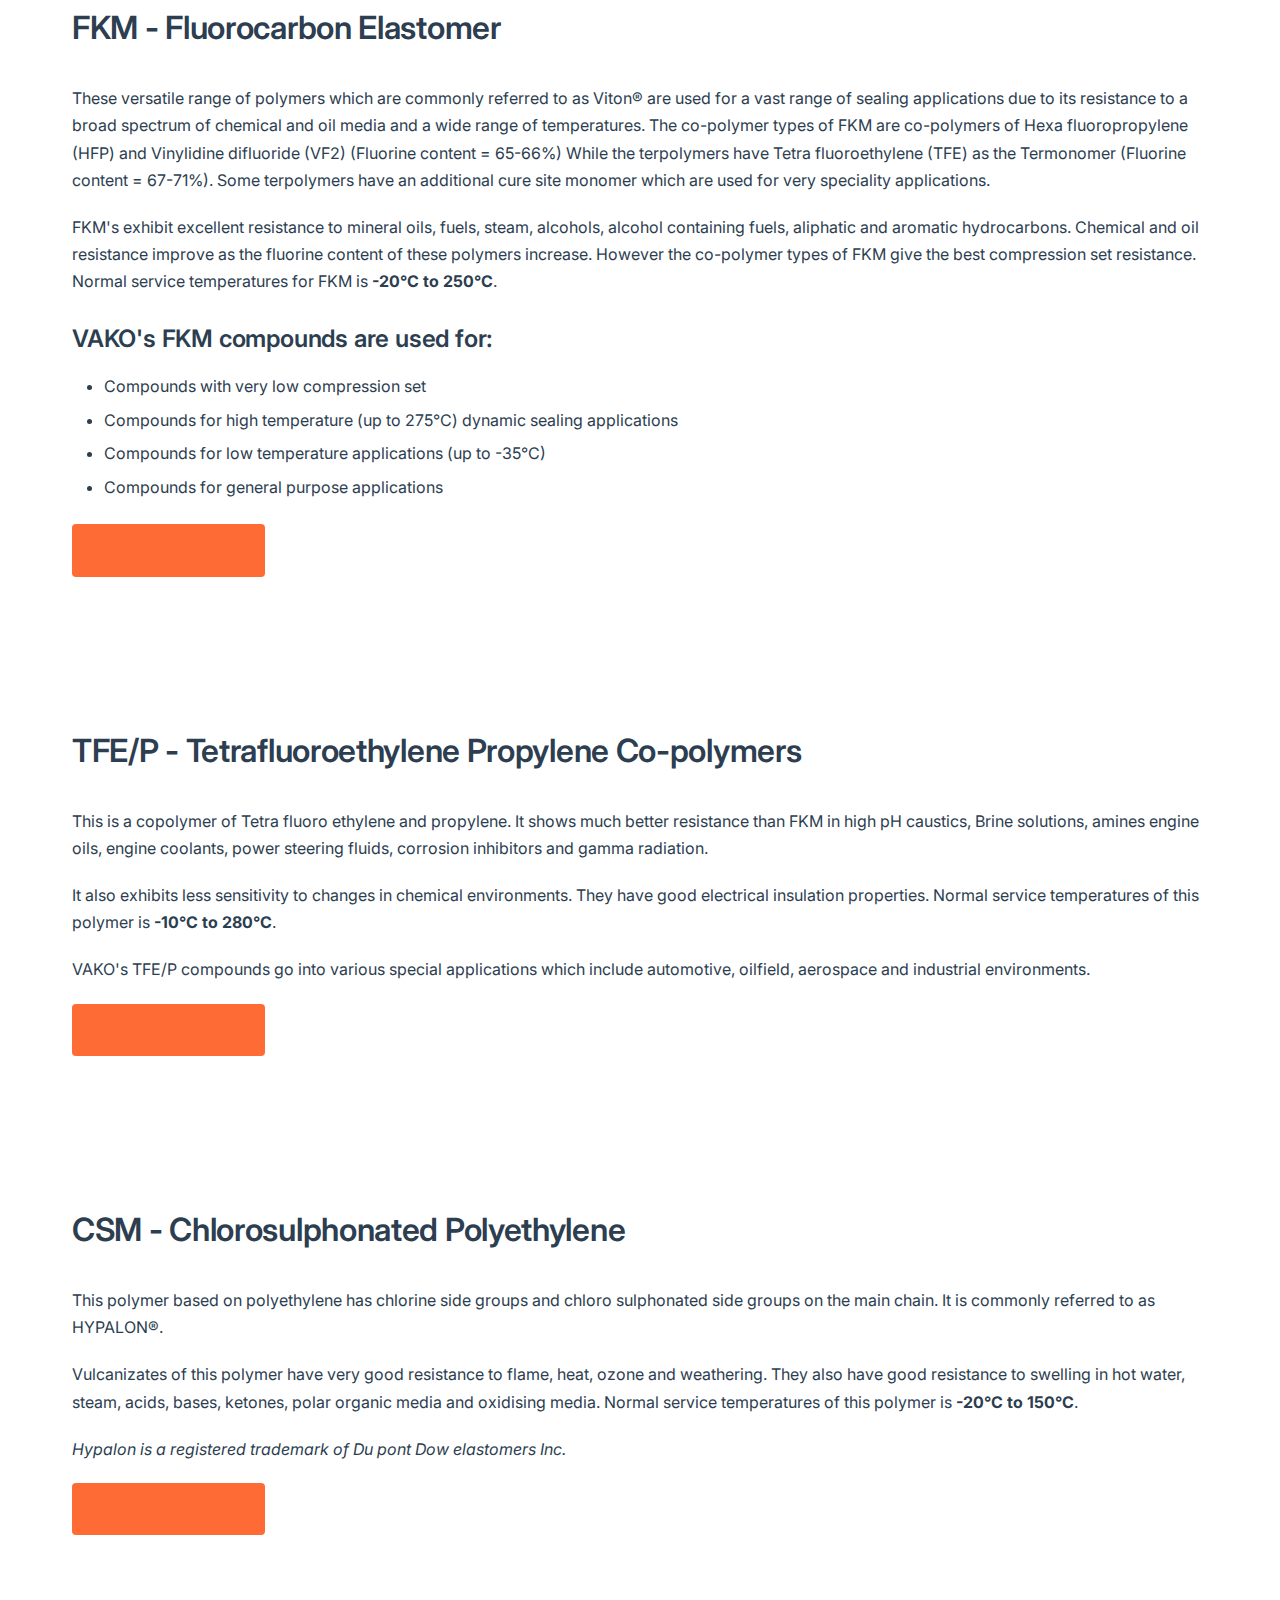
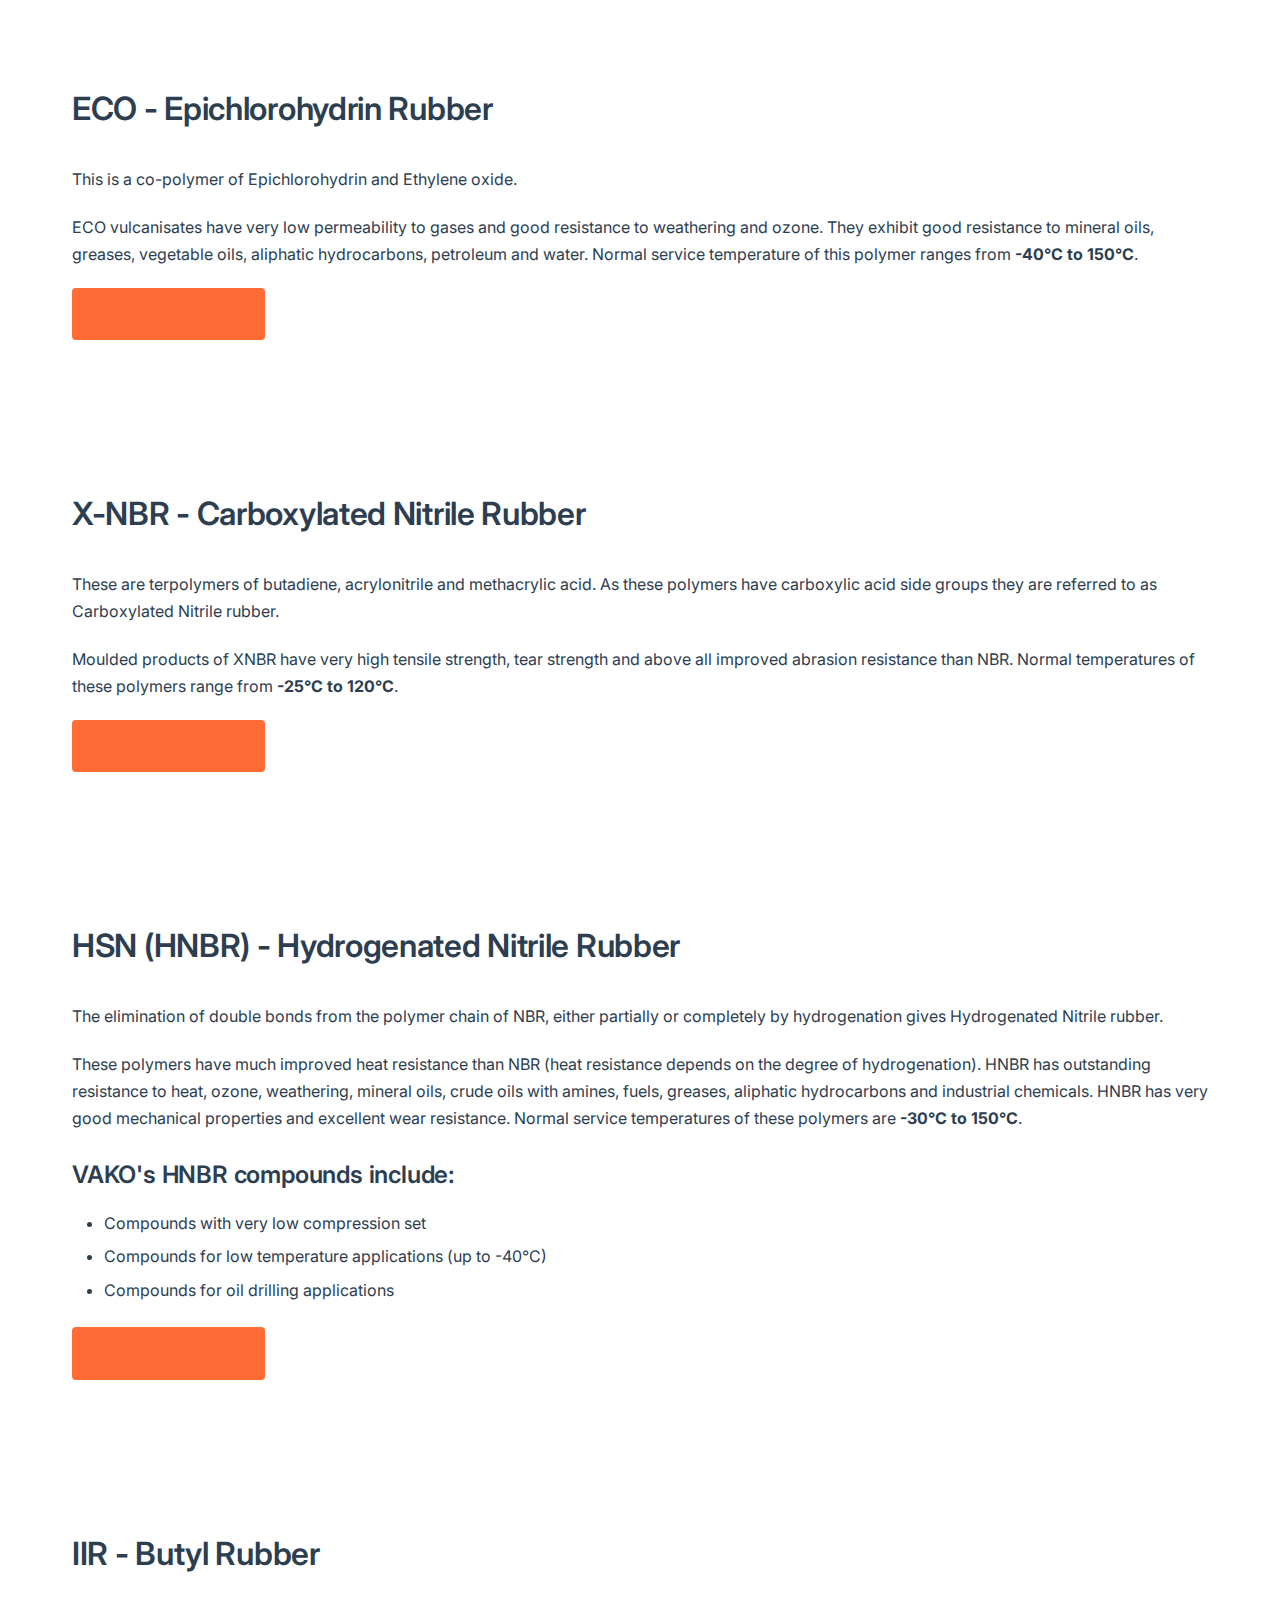
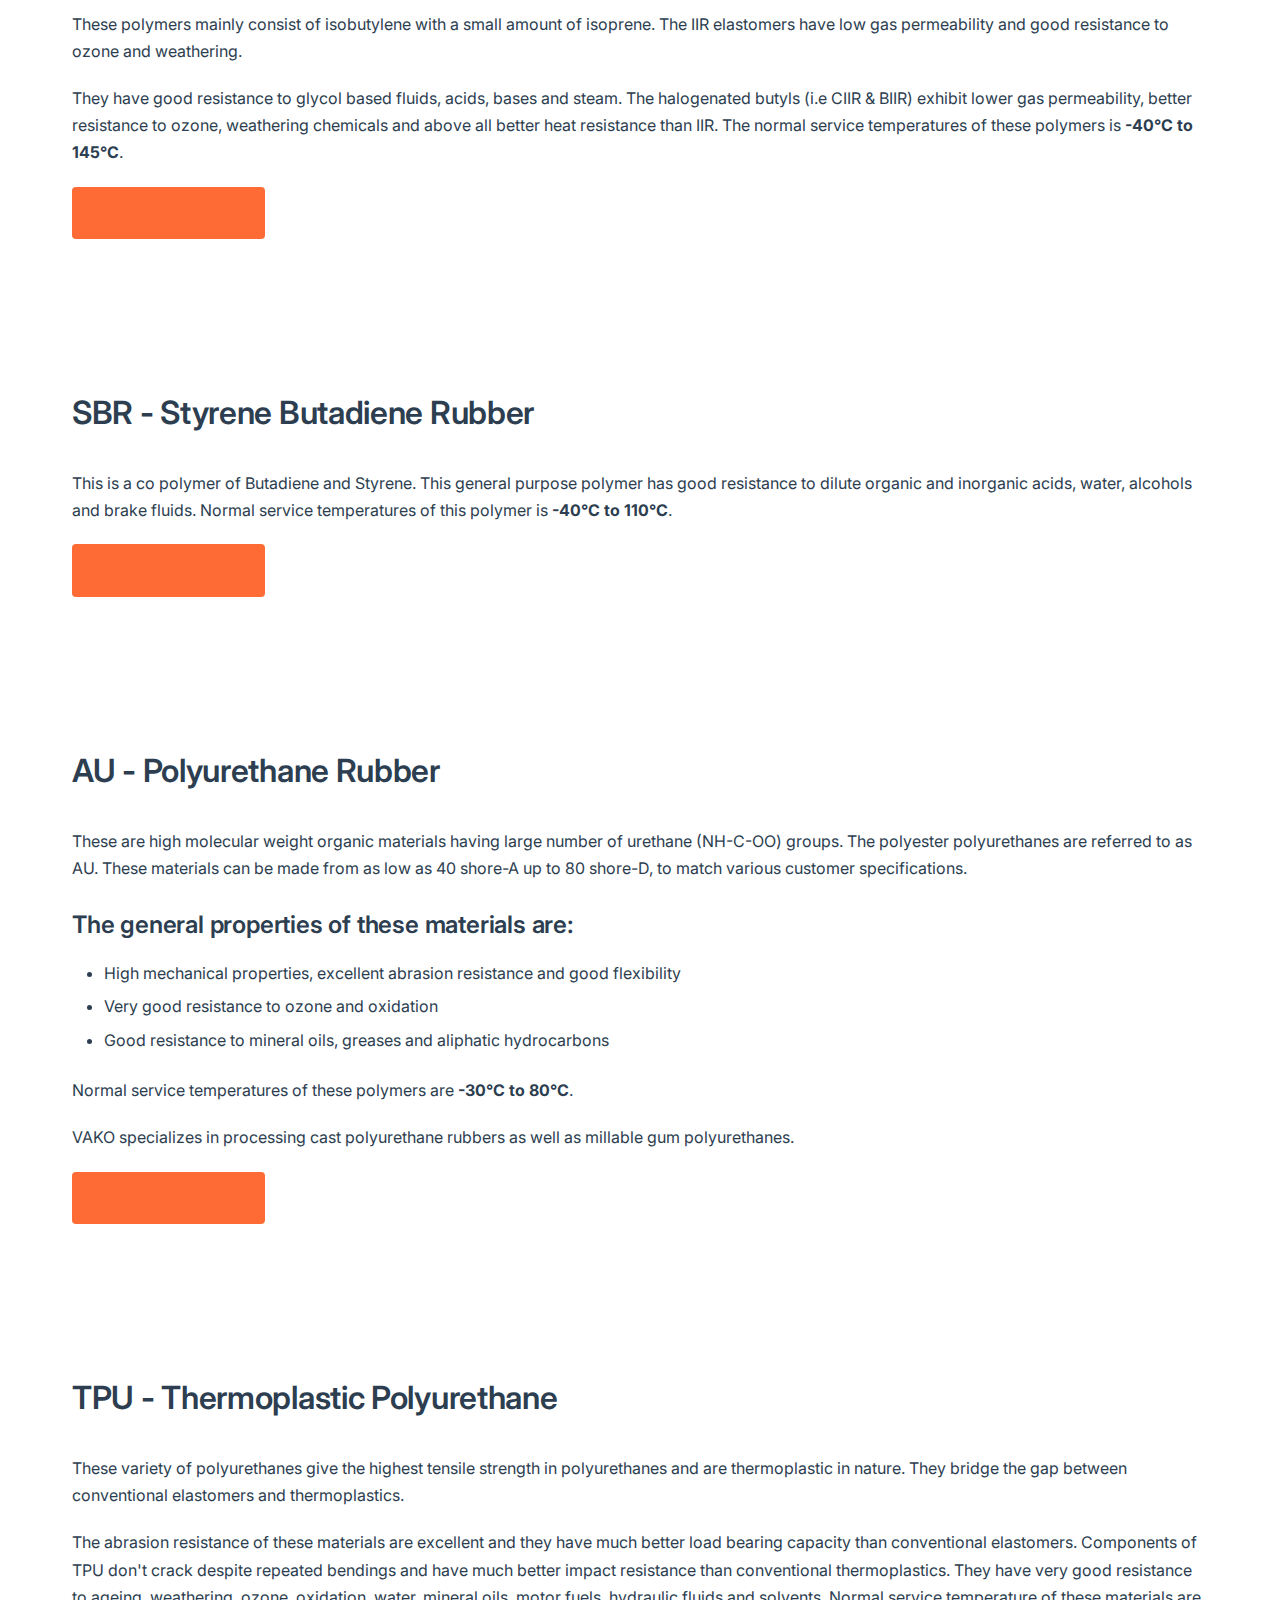
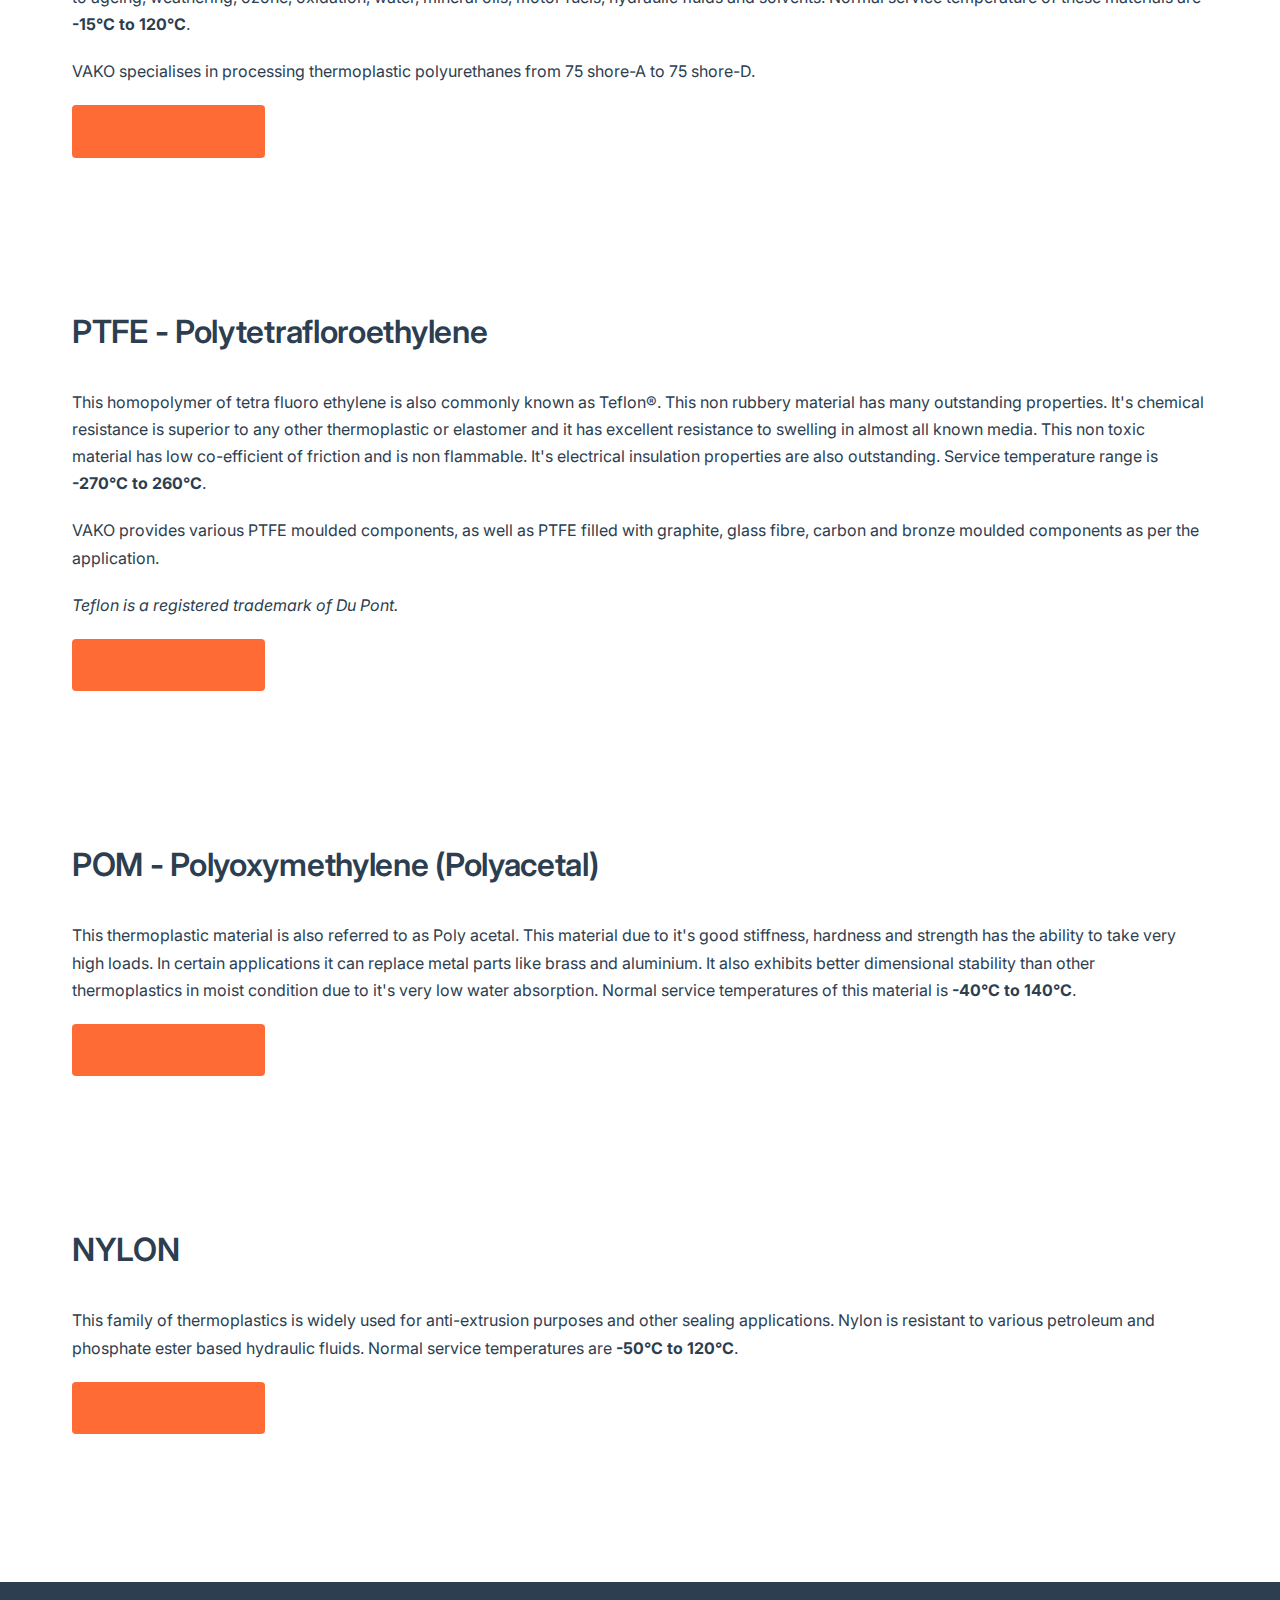
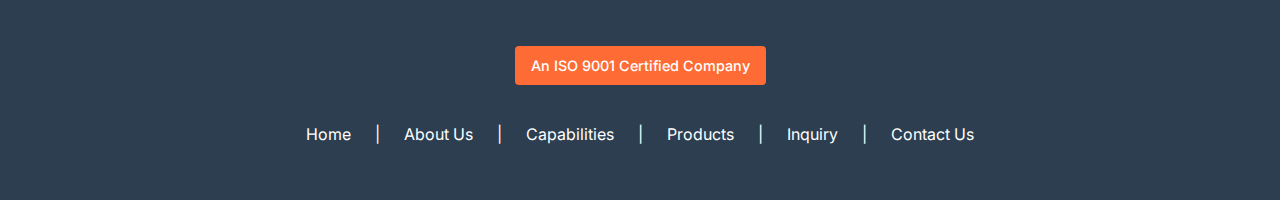
<file: polymers.html>
<!DOCTYPE html>
<html lang="en">
<head>
    <meta charset="UTF-8">
    <meta name="viewport" content="width=device-width, initial-scale=1.0">
    <meta name="description" content="Polymers Details - Comprehensive information about polymers used in Vako Seals products">
    <title>Polymers Details - Vako Seals Pvt. Ltd.</title>
    <link rel="stylesheet" href="css/style.css">
</head>
<body>
    <header>
        <div class="header-container">
            <div class="logo-section">
                <img src="images/logo.gif" alt="Vako Seals Logo">
                <img src="images/VAKO-.gif" alt="VAKO" style="height: 50px; margin: 0 10px;">
                <img src="images/vako3.gif" alt="SEALS" style="height: 50px;">
            </div>
            <button class="menu-toggle" aria-label="Toggle menu">
                <span></span>
                <span></span>
                <span></span>
            </button>
            <nav>
                <div class="nav-container">
                    <ul class="nav-menu">
                        <li><a href="index.html">HOME</a></li>
                        <li><a href="about.html">ABOUT</a></li>
                        <li><a href="capabilities.html">CAPABILITIES</a></li>
                        <li><a href="product.html">PRODUCTS</a></li>
                        <li><a href="inquiry.html">INQUIRY</a></li>
                        <li><a href="contact.html">CONTACT US</a></li>
                    </ul>
                </div>
            </nav>
        </div>
    </header>

    <main>
        <section class="hero">
            <h1>Polymers Details</h1>
            <p>Comprehensive information about the polymers we use in our products</p>
        </section>

        <section class="content-section">
            <h2 id="ffkm">FFKM - Perfluoroelastomer</h2>
            <p>Perfluoroelastomer (FFKM) also commonly known as Kalrez®. This unique material which endures the harshest known environments can now be supplied by us in the form of moulded O-Rings as per Customer specification.</p>
            <p>FFKM has unbeatable resistance to concentrated acids, alkalis, steam, organic alcohols, ketones & esters. It has an attractive wide service temperature range from <strong>-25°C to 300°C</strong>. FFKM is also immune to sudden changes in service environments and lasts much longer than conventional elastomers including FPM (Viton®).</p>
            <p><em>Kalrez® and Viton® are registered trademarks of Du-pont Dow elastomers Inc.</em></p>
            <p><a href="product.html" class="btn">Back to Products</a></p>
        </section>

        <section class="content-section">
            <h2 id="nbr">NBR - Acrylonitrile Butadiene Rubber</h2>
            <p>This polymer which is commonly referred to as Nitrile or Buna-N is a co-polymer of Butadiene and Acrylonitrile. They are differentiated based on the percentage of bound Acrylonitrile (ACN) content in the polymer.</p>
            <p>The low ACN polymers have good low temperature flexibility, compression set resistance and good elastic properties, but moderate resistance to oils and fuels. As the ACN content increases, resistance to mineral oils, fuels and greases increases, but properties such as low temperature flexibility, compression set resistance and elasticity deteriorate. Medium ACN polymers exhibit good balance of all the above properties. Normal service temperatures of these polymers range from <strong>-25°C to 120°C</strong>.</p>
            <h3>VAKO's NBR compounds are suitable for:</h3>
            <ul>
                <li>Compounds for low temperature applications as low as -45°C</li>
                <li>Compounds for high temperature applications up to 130°C</li>
                <li>Compounds with very low compression set</li>
                <li>Compounds for food applications</li>
                <li>Compounds for general purpose applications</li>
            </ul>
            <p><a href="product.html" class="btn">Back to Products</a></p>
        </section>

        <section class="content-section">
            <h2 id="cr">CR - Polychloroprene Rubber</h2>
            <p>This polymer is based on 2-chloro-1,3 butadiene and is commonly referred to as Neoprene. The chief characteristics of the polymer are flame retardancy, excellent ageing properties in ozone and weather environments along with resistance to abrasion and flex fatigue.</p>
            <p>Polychloroprene exhibits good resistance to mineral oils with high aniline point, greases, refrigerants and water.</p>
            <h3>VAKO's CR compounds include:</h3>
            <ul>
                <li>Compounds for high friction applications</li>
                <li>Compounds with excellent flex cracking resistance</li>
                <li>Compounds for general purpose applications</li>
            </ul>
            <p><a href="product.html" class="btn">Back to Products</a></p>
        </section>

        <section class="content-section">
            <h2 id="epdm">EPDM - Ethylene Propylene Terpolymers</h2>
            <p>This polymer is a terpolymer of ethylene, propylene and some Diene as the termonomer. Moulded parts and seals from EPDM have good resistance to:</p>
            <ul>
                <li>Ozone, ageing and weathering</li>
                <li>Water and steam</li>
                <li>Dilute acid, alkalies, ketones, alcohols and polar organic media</li>
                <li>Phosphate ester based hydraulic fluids</li>
            </ul>
            <p><a href="product.html" class="btn">Back to Products</a></p>
        </section>

        <section class="content-section">
            <h2 id="acm">ACM - Polyacrylic Rubber</h2>
            <p>This polymer is a co-polymer of Ethyl acrylate or Butyl acrylate and a small amount of monomer which facilitates vulcanization.</p>
            <p>ACM has excellent resistance to heat, hydrocarbon oils, mineral oils, oxidation and ozone, but poor resistance to water, steam, acids and alkalis. Normal service temperature of ACM is <strong>-25°C to 175°C</strong>.</p>
            <p><a href="product.html" class="btn">Back to Products</a></p>
        </section>

        <section class="content-section">
            <h2 id="eam">EAM - Ethylene Acrylate Rubber</h2>
            <p>This terpolymer of Ethylene, Methyl acrylate and a cure site monomer is commonly referred to as Vamac®.</p>
            <p>This polymer has better heat resistance than ACM. Other Properties include good low temperature flexibility, good resistance to weathering, sunlight, oxygen, ozone and good flame resistance. It has good resistance to Paraffin based mineral oils, water and refrigerants. Normal service temperature of AEM is <strong>-40°C to 175°C</strong>.</p>
            <p><em>Vamac is the registered trademark of Dupont Dow elastomers Inc.</em></p>
            <p><a href="product.html" class="btn">Back to Products</a></p>
        </section>

        <section class="content-section">
            <h2 id="vmq">VMQ - Silicone Rubber</h2>
            <p>These are high molecular weight poly organo siloxanes. VMQ has both Vinyl and Methyl substituent groups on the polymer chain, while PVMQ has an additional Phenyl substituent group on the polymer chain.</p>
            <p>These polymers have excellent cold flexibility as well as high thermal resistance. They have excellent di-electric properties and very good resistance to attack by oxygen, ozone and sunlight. They however have moderate resistance to mineral oils. The most admirable property of this polymer is it's very wide service temperature range i.e <strong>-65°C to 250°C</strong>.</p>
            <h3>VAKO's Silicone compounds include:</h3>
            <ul>
                <li>Compounds for very high temperature applications up to 300°C</li>
                <li>Compounds for very low temperature applications up to -120°C</li>
                <li>Compounds with very low compression set</li>
                <li>Transparent compounds</li>
                <li>Compounds with good oil resistance</li>
                <li>Compounds for medical applications</li>
                <li>Compounds for general applications</li>
            </ul>
            <p><a href="product.html" class="btn">Back to Products</a></p>
        </section>

        <section class="content-section">
            <h2 id="fvmq">FVMQ - Fluorosilicone Rubber</h2>
            <p>FVMQ has a similar polymer structure as that of VMQ and has an additional Fluoro substituent group on the polymer chain.</p>
            <p>These polymers have very good fuel, oil and solvent resistance in addition to the regular properties of silicones. They are used for special applications.</p>
            <p><a href="product.html" class="btn">Back to Products</a></p>
        </section>

        <section class="content-section">
            <h2 id="fkm">FKM - Fluorocarbon Elastomer</h2>
            <p>These versatile range of polymers which are commonly referred to as Viton® are used for a vast range of sealing applications due to its resistance to a broad spectrum of chemical and oil media and a wide range of temperatures. The co-polymer types of FKM are co-polymers of Hexa fluoropropylene (HFP) and Vinylidine difluoride (VF2) (Fluorine content = 65-66%) While the terpolymers have Tetra fluoroethylene (TFE) as the Termonomer (Fluorine content = 67-71%). Some terpolymers have an additional cure site monomer which are used for very speciality applications.</p>
            <p>FKM's exhibit excellent resistance to mineral oils, fuels, steam, alcohols, alcohol containing fuels, aliphatic and aromatic hydrocarbons. Chemical and oil resistance improve as the fluorine content of these polymers increase. However the co-polymer types of FKM give the best compression set resistance. Normal service temperatures for FKM is <strong>-20°C to 250°C</strong>.</p>
            <h3>VAKO's FKM compounds are used for:</h3>
            <ul>
                <li>Compounds with very low compression set</li>
                <li>Compounds for high temperature (up to 275°C) dynamic sealing applications</li>
                <li>Compounds for low temperature applications (up to -35°C)</li>
                <li>Compounds for general purpose applications</li>
            </ul>
            <p><a href="product.html" class="btn">Back to Products</a></p>
        </section>

        <section class="content-section">
            <h2 id="tfep">TFE/P - Tetrafluoroethylene Propylene Co-polymers</h2>
            <p>This is a copolymer of Tetra fluoro ethylene and propylene. It shows much better resistance than FKM in high pH caustics, Brine solutions, amines engine oils, engine coolants, power steering fluids, corrosion inhibitors and gamma radiation.</p>
            <p>It also exhibits less sensitivity to changes in chemical environments. They have good electrical insulation properties. Normal service temperatures of this polymer is <strong>-10°C to 280°C</strong>.</p>
            <p>VAKO's TFE/P compounds go into various special applications which include automotive, oilfield, aerospace and industrial environments.</p>
            <p><a href="product.html" class="btn">Back to Products</a></p>
        </section>

        <section class="content-section">
            <h2 id="csm">CSM - Chlorosulphonated Polyethylene</h2>
            <p>This polymer based on polyethylene has chlorine side groups and chloro sulphonated side groups on the main chain. It is commonly referred to as HYPALON®.</p>
            <p>Vulcanizates of this polymer have very good resistance to flame, heat, ozone and weathering. They also have good resistance to swelling in hot water, steam, acids, bases, ketones, polar organic media and oxidising media. Normal service temperatures of this polymer is <strong>-20°C to 150°C</strong>.</p>
            <p><em>Hypalon is a registered trademark of Du pont Dow elastomers Inc.</em></p>
            <p><a href="product.html" class="btn">Back to Products</a></p>
        </section>

        <section class="content-section">
            <h2 id="eco">ECO - Epichlorohydrin Rubber</h2>
            <p>This is a co-polymer of Epichlorohydrin and Ethylene oxide.</p>
            <p>ECO vulcanisates have very low permeability to gases and good resistance to weathering and ozone. They exhibit good resistance to mineral oils, greases, vegetable oils, aliphatic hydrocarbons, petroleum and water. Normal service temperature of this polymer ranges from <strong>-40°C to 150°C</strong>.</p>
            <p><a href="product.html" class="btn">Back to Products</a></p>
        </section>

        <section class="content-section">
            <h2 id="xnbr">X-NBR - Carboxylated Nitrile Rubber</h2>
            <p>These are terpolymers of butadiene, acrylonitrile and methacrylic acid. As these polymers have carboxylic acid side groups they are referred to as Carboxylated Nitrile rubber.</p>
            <p>Moulded products of XNBR have very high tensile strength, tear strength and above all improved abrasion resistance than NBR. Normal temperatures of these polymers range from <strong>-25°C to 120°C</strong>.</p>
            <p><a href="product.html" class="btn">Back to Products</a></p>
        </section>

        <section class="content-section">
            <h2 id="hsn">HSN (HNBR) - Hydrogenated Nitrile Rubber</h2>
            <p>The elimination of double bonds from the polymer chain of NBR, either partially or completely by hydrogenation gives Hydrogenated Nitrile rubber.</p>
            <p>These polymers have much improved heat resistance than NBR (heat resistance depends on the degree of hydrogenation). HNBR has outstanding resistance to heat, ozone, weathering, mineral oils, crude oils with amines, fuels, greases, aliphatic hydrocarbons and industrial chemicals. HNBR has very good mechanical properties and excellent wear resistance. Normal service temperatures of these polymers are <strong>-30°C to 150°C</strong>.</p>
            <h3>VAKO's HNBR compounds include:</h3>
            <ul>
                <li>Compounds with very low compression set</li>
                <li>Compounds for low temperature applications (up to -40°C)</li>
                <li>Compounds for oil drilling applications</li>
            </ul>
            <p><a href="product.html" class="btn">Back to Products</a></p>
        </section>

        <section class="content-section">
            <h2 id="iir">IIR - Butyl Rubber</h2>
            <p>These polymers mainly consist of isobutylene with a small amount of isoprene. The IIR elastomers have low gas permeability and good resistance to ozone and weathering.</p>
            <p>They have good resistance to glycol based fluids, acids, bases and steam. The halogenated butyls (i.e CIIR & BIIR) exhibit lower gas permeability, better resistance to ozone, weathering chemicals and above all better heat resistance than IIR. The normal service temperatures of these polymers is <strong>-40°C to 145°C</strong>.</p>
            <p><a href="product.html" class="btn">Back to Products</a></p>
        </section>

        <section class="content-section">
            <h2 id="sbr">SBR - Styrene Butadiene Rubber</h2>
            <p>This is a co polymer of Butadiene and Styrene. This general purpose polymer has good resistance to dilute organic and inorganic acids, water, alcohols and brake fluids. Normal service temperatures of this polymer is <strong>-40°C to 110°C</strong>.</p>
            <p><a href="product.html" class="btn">Back to Products</a></p>
        </section>

        <section class="content-section">
            <h2 id="au">AU - Polyurethane Rubber</h2>
            <p>These are high molecular weight organic materials having large number of urethane (NH-C-OO) groups. The polyester polyurethanes are referred to as AU. These materials can be made from as low as 40 shore-A up to 80 shore-D, to match various customer specifications.</p>
            <h3>The general properties of these materials are:</h3>
            <ul>
                <li>High mechanical properties, excellent abrasion resistance and good flexibility</li>
                <li>Very good resistance to ozone and oxidation</li>
                <li>Good resistance to mineral oils, greases and aliphatic hydrocarbons</li>
            </ul>
            <p>Normal service temperatures of these polymers are <strong>-30°C to 80°C</strong>.</p>
            <p>VAKO specializes in processing cast polyurethane rubbers as well as millable gum polyurethanes.</p>
            <p><a href="product.html" class="btn">Back to Products</a></p>
        </section>

        <section class="content-section">
            <h2 id="tpu">TPU - Thermoplastic Polyurethane</h2>
            <p>These variety of polyurethanes give the highest tensile strength in polyurethanes and are thermoplastic in nature. They bridge the gap between conventional elastomers and thermoplastics.</p>
            <p>The abrasion resistance of these materials are excellent and they have much better load bearing capacity than conventional elastomers. Components of TPU don't crack despite repeated bendings and have much better impact resistance than conventional thermoplastics. They have very good resistance to ageing, weathering, ozone, oxidation, water, mineral oils, motor fuels, hydraulic fluids and solvents. Normal service temperature of these materials are <strong>-15°C to 120°C</strong>.</p>
            <p>VAKO specialises in processing thermoplastic polyurethanes from 75 shore-A to 75 shore-D.</p>
            <p><a href="product.html" class="btn">Back to Products</a></p>
        </section>

        <section class="content-section">
            <h2 id="ptfe">PTFE - Polytetrafloroethylene</h2>
            <p>This homopolymer of tetra fluoro ethylene is also commonly known as Teflon®. This non rubbery material has many outstanding properties. It's chemical resistance is superior to any other thermoplastic or elastomer and it has excellent resistance to swelling in almost all known media. This non toxic material has low co-efficient of friction and is non flammable. It's electrical insulation properties are also outstanding. Service temperature range is <strong>-270°C to 260°C</strong>.</p>
            <p>VAKO provides various PTFE moulded components, as well as PTFE filled with graphite, glass fibre, carbon and bronze moulded components as per the application.</p>
            <p><em>Teflon is a registered trademark of Du Pont.</em></p>
            <p><a href="product.html" class="btn">Back to Products</a></p>
        </section>

        <section class="content-section">
            <h2 id="pom">POM - Polyoxymethylene (Polyacetal)</h2>
            <p>This thermoplastic material is also referred to as Poly acetal. This material due to it's good stiffness, hardness and strength has the ability to take very high loads. In certain applications it can replace metal parts like brass and aluminium. It also exhibits better dimensional stability than other thermoplastics in moist condition due to it's very low water absorption. Normal service temperatures of this material is <strong>-40°C to 140°C</strong>.</p>
            <p><a href="product.html" class="btn">Back to Products</a></p>
        </section>

        <section class="content-section">
            <h2 id="ny">NYLON</h2>
            <p>This family of thermoplastics is widely used for anti-extrusion purposes and other sealing applications. Nylon is resistant to various petroleum and phosphate ester based hydraulic fluids. Normal service temperatures are <strong>-50°C to 120°C</strong>.</p>
            <p><a href="product.html" class="btn">Back to Products</a></p>
        </section>
    </main>

    <footer>
        <div class="footer-container">
            <div class="iso-badge">An ISO 9001 Certified Company</div>
            <div class="footer-links">
                <a href="index.html">Home</a> |
                <a href="about.html">About Us</a> |
                <a href="capabilities.html">Capabilities</a> |
                <a href="product.html">Products</a> |
                <a href="inquiry.html">Inquiry</a> |
                <a href="contact.html">Contact Us</a>
            </div>
        </div>
    </footer>
    <script src="js/menu.js"></script>
    <script src="js/slider.js"></script>
</body>
</html>
</file>
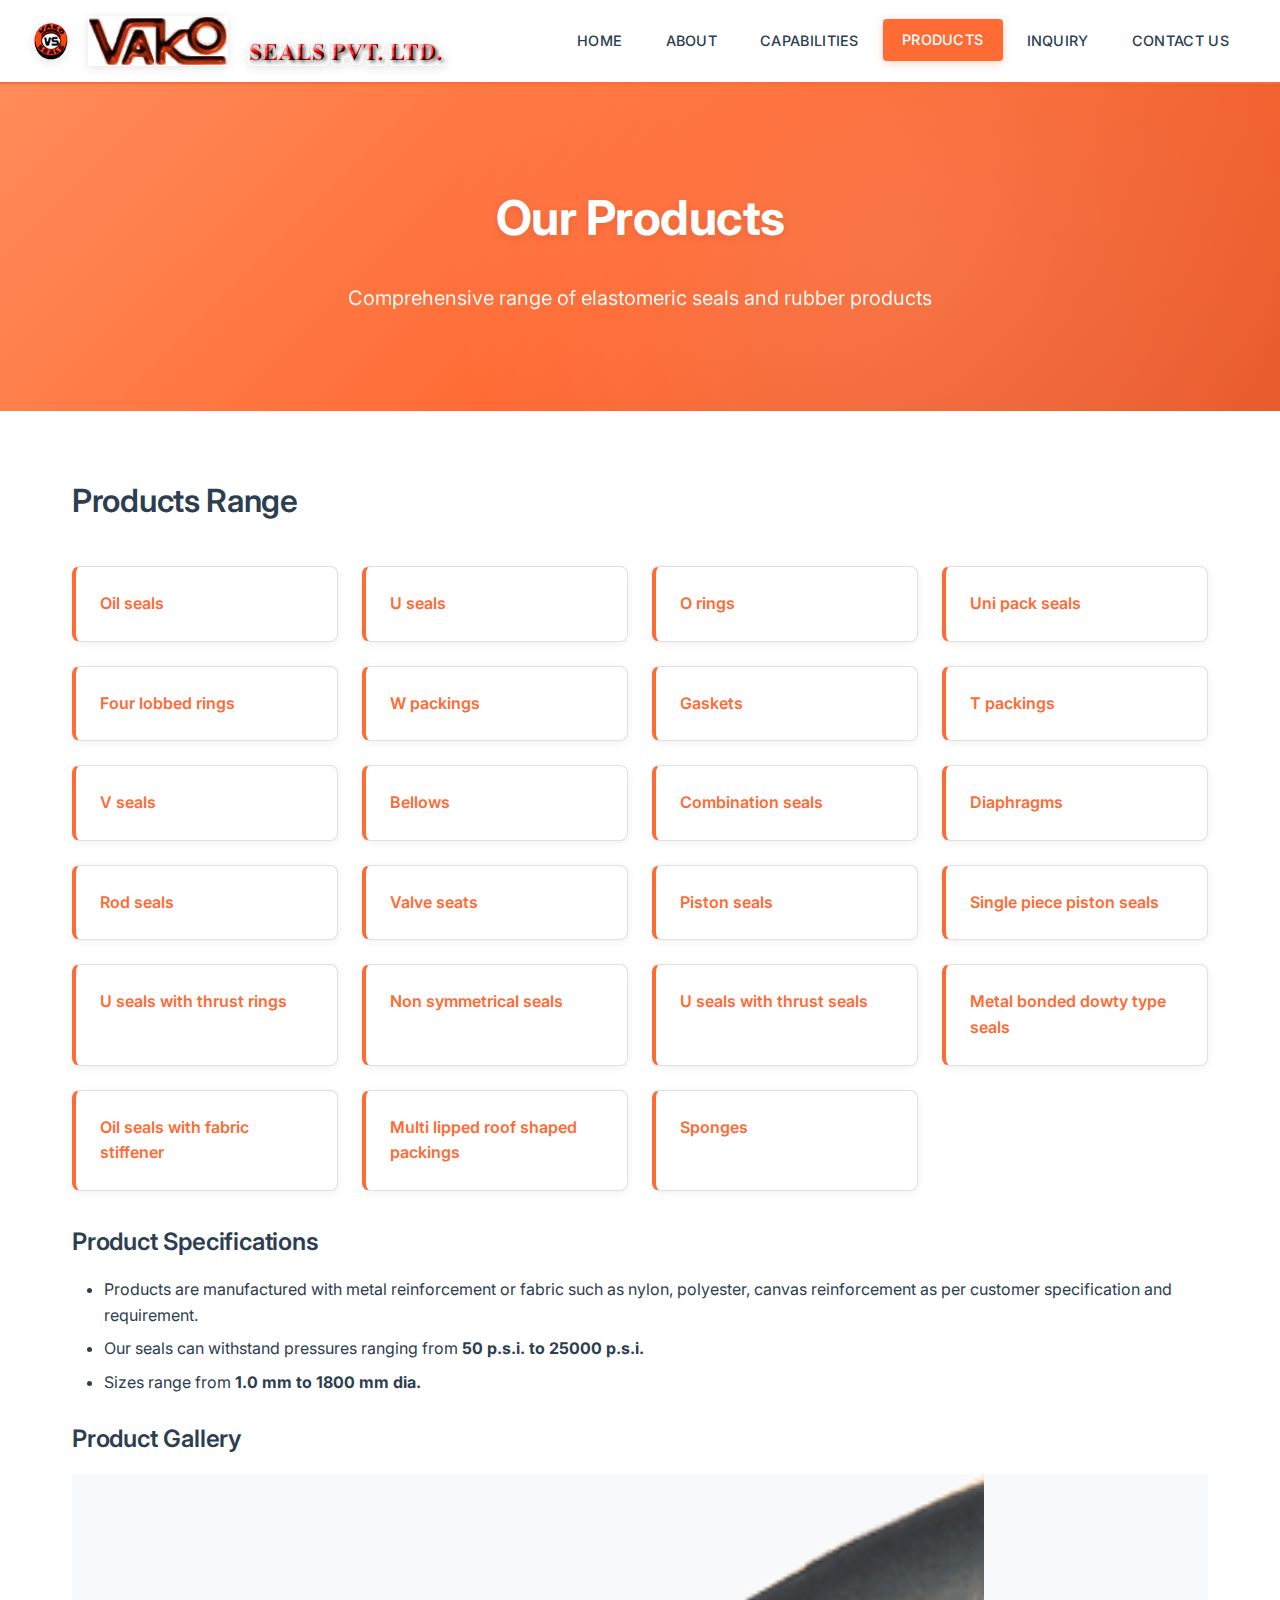
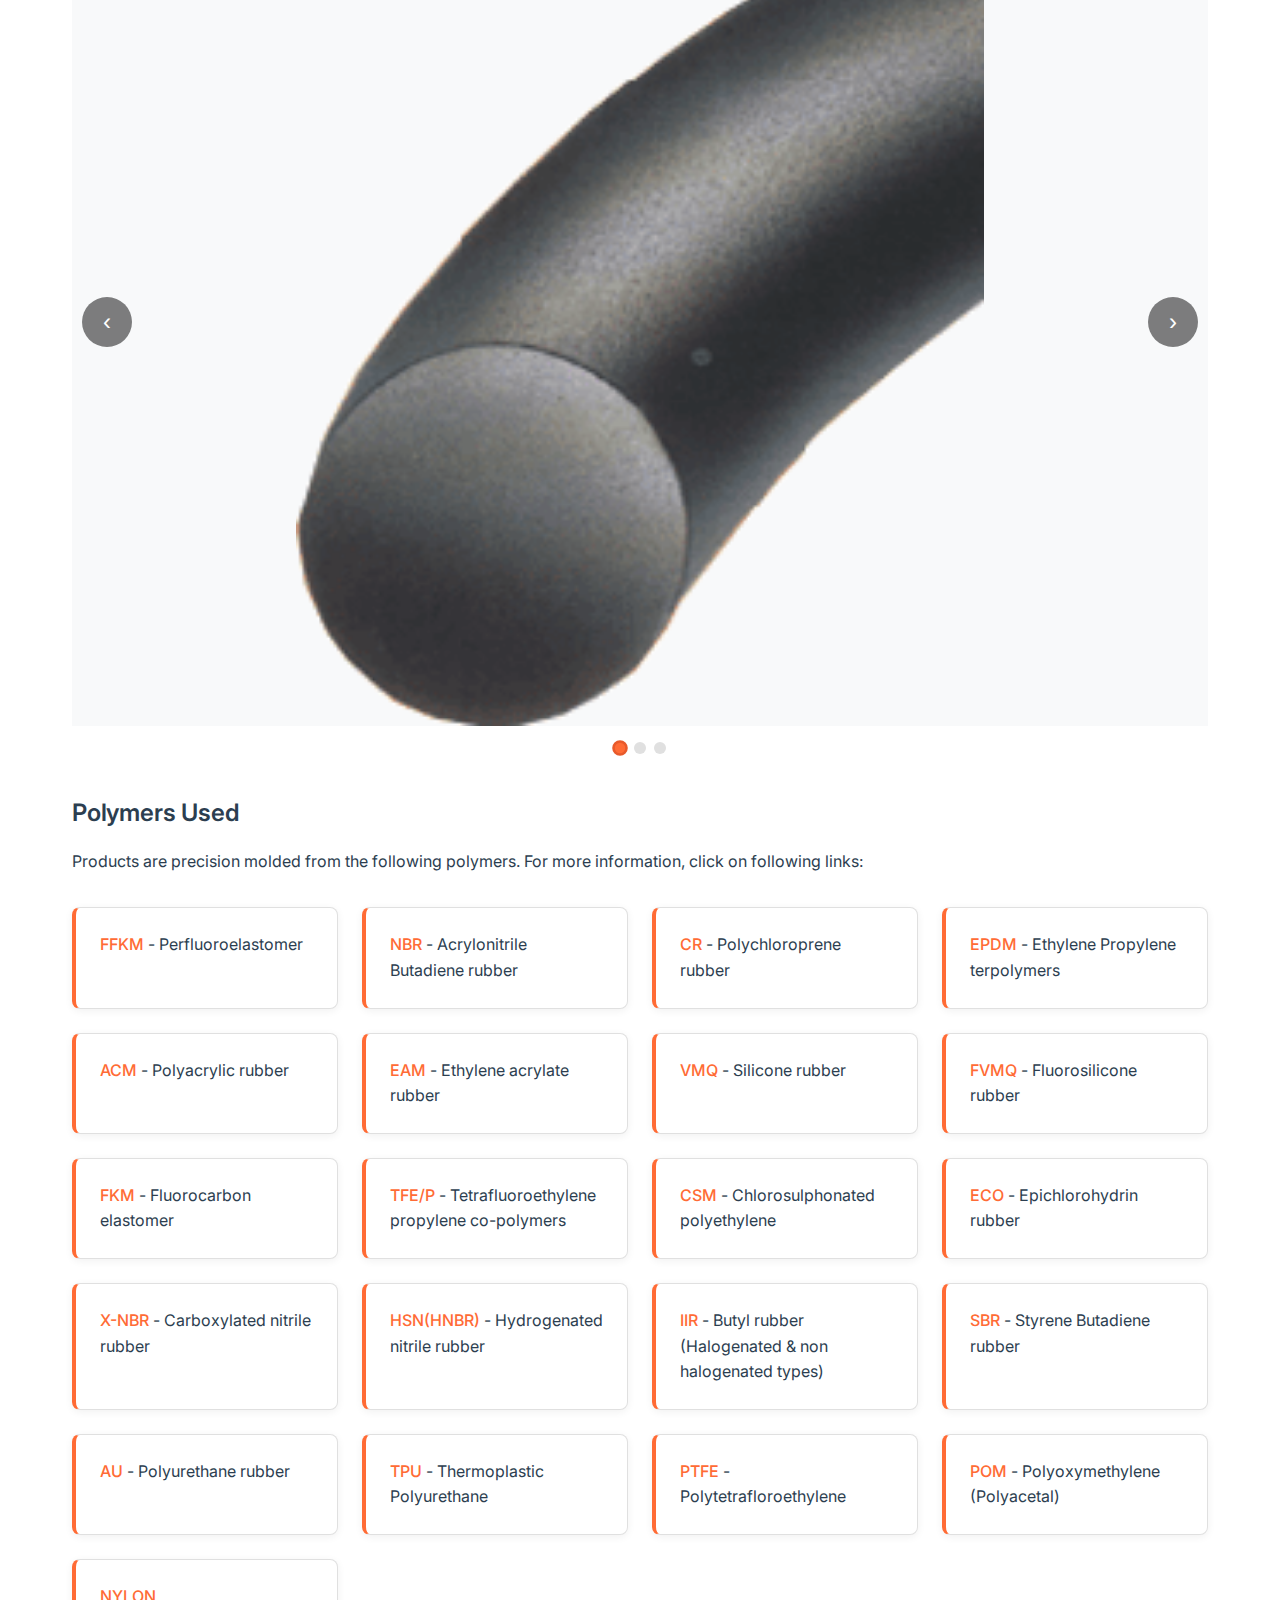
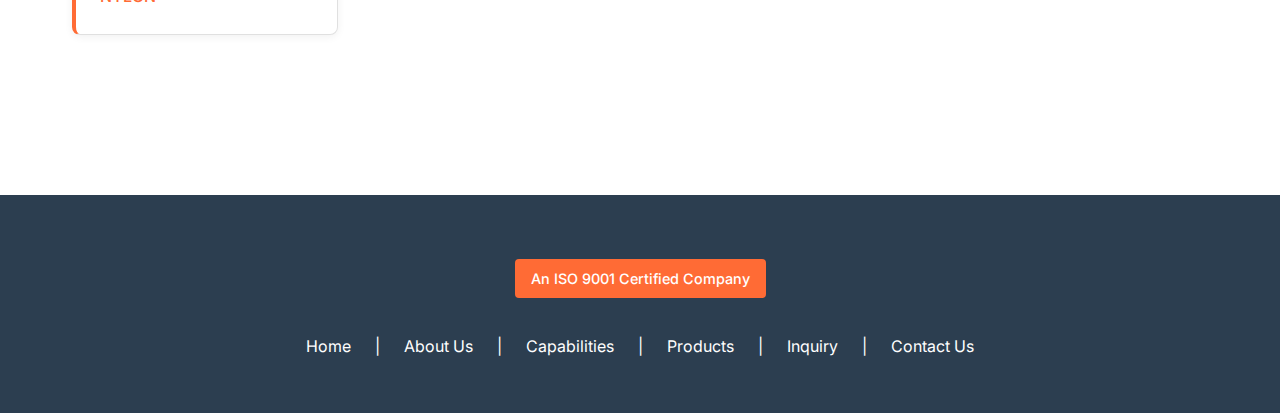
<file: product.html>
<!DOCTYPE html>
<html lang="en">
<head>
    <meta charset="UTF-8">
    <meta name="viewport" content="width=device-width, initial-scale=1.0">
    <meta name="description" content="Products Range - Vako Seals offers wide range of elastomeric seals and rubber products">
    <title>Products - Vako Seals Pvt. Ltd.</title>
    <link rel="stylesheet" href="css/style.css">
</head>
<body>
    <header>
        <div class="header-container">
            <div class="logo-section">
                <img src="images/logo.gif" alt="Vako Seals Logo">
                <img src="images/VAKO-.gif" alt="VAKO" style="height: 50px; margin: 0 10px;">
                <img src="images/vako3.gif" alt="SEALS" style="height: 50px;">
            </div>
            <button class="menu-toggle" aria-label="Toggle menu">
                <span></span>
                <span></span>
                <span></span>
            </button>
            <nav>
                <div class="nav-container">
                    <ul class="nav-menu">
                        <li><a href="index.html">HOME</a></li>
                        <li><a href="about.html">ABOUT</a></li>
                        <li><a href="capabilities.html">CAPABILITIES</a></li>
                        <li><a href="product.html" class="active">PRODUCTS</a></li>
                        <li><a href="inquiry.html">INQUIRY</a></li>
                        <li><a href="contact.html">CONTACT US</a></li>
                    </ul>
                </div>
            </nav>
        </div>
    </header>

    <main>
        <section class="hero">
            <h1>Our Products</h1>
            <p>Comprehensive range of elastomeric seals and rubber products</p>
        </section>

        <section class="content-section">
            <h2>Products Range</h2>
            
            <div class="product-list">
                <div class="product-item">
                    <strong>Oil seals</strong>
                </div>
                <div class="product-item">
                    <strong>U seals</strong>
                </div>
                <div class="product-item">
                    <strong>O rings</strong>
                </div>
                <div class="product-item">
                    <strong>Uni pack seals</strong>
                </div>
                <div class="product-item">
                    <strong>Four lobbed rings</strong>
                </div>
                <div class="product-item">
                    <strong>W packings</strong>
                </div>
                <div class="product-item">
                    <strong>Gaskets</strong>
                </div>
                <div class="product-item">
                    <strong>T packings</strong>
                </div>
                <div class="product-item">
                    <strong>V seals</strong>
                </div>
                <div class="product-item">
                    <strong>Bellows</strong>
                </div>
                <div class="product-item">
                    <strong>Combination seals</strong>
                </div>
                <div class="product-item">
                    <strong>Diaphragms</strong>
                </div>
                <div class="product-item">
                    <strong>Rod seals</strong>
                </div>
                <div class="product-item">
                    <strong>Valve seats</strong>
                </div>
                <div class="product-item">
                    <strong>Piston seals</strong>
                </div>
                <div class="product-item">
                    <strong>Single piece piston seals</strong>
                </div>
                <div class="product-item">
                    <strong>U seals with thrust rings</strong>
                </div>
                <div class="product-item">
                    <strong>Non symmetrical seals</strong>
                </div>
                <div class="product-item">
                    <strong>U seals with thrust seals</strong>
                </div>
                <div class="product-item">
                    <strong>Metal bonded dowty type seals</strong>
                </div>
                <div class="product-item">
                    <strong>Oil seals with fabric stiffener</strong>
                </div>
                <div class="product-item">
                    <strong>Multi lipped roof shaped packings</strong>
                </div>
                <div class="product-item">
                    <strong>Sponges</strong>
                </div>
            </div>

            <h3>Product Specifications</h3>
            <ul>
                <li>Products are manufactured with metal reinforcement or fabric such as nylon, polyester, canvas reinforcement as per customer specification and requirement.</li>
                <li>Our seals can withstand pressures ranging from <strong>50 p.s.i. to 25000 p.s.i.</strong></li>
                <li>Sizes range from <strong>1.0 mm to 1800 mm dia.</strong></li>
            </ul>

            <h3>Product Gallery</h3>
            <div class="image-slider gallery-slider" data-autoplay="true">
                <div class="slider-container">
                    <div class="slide active">
                        <img src="images/gif_prod.gif" alt="Vako Products">
                    </div>
                    <div class="slide">
                        <img src="images/gif1.gif" alt="Product Manufacturing">
                    </div>
                    <div class="slide">
                        <img src="images/gif2.gif" alt="Quality Products">
                    </div>
                </div>
                <button class="slider-controls slider-prev" aria-label="Previous">‹</button>
                <button class="slider-controls slider-next" aria-label="Next">›</button>
                <div class="slider-dots"></div>
            </div>

            <h3>Polymers Used</h3>
            <p>Products are precision molded from the following polymers. For more information, click on following links:</p>
            
            <div class="product-list">
                <div class="product-item">
                    <strong><a href="polymers.html#ffkm">FFKM</a></strong> - Perfluoroelastomer
                </div>
                <div class="product-item">
                    <strong><a href="polymers.html#nbr">NBR</a></strong> - Acrylonitrile Butadiene rubber
                </div>
                <div class="product-item">
                    <strong><a href="polymers.html#cr">CR</a></strong> - Polychloroprene rubber
                </div>
                <div class="product-item">
                    <strong><a href="polymers.html#epdm">EPDM</a></strong> - Ethylene Propylene terpolymers
                </div>
                <div class="product-item">
                    <strong><a href="polymers.html#acm">ACM</a></strong> - Polyacrylic rubber
                </div>
                <div class="product-item">
                    <strong><a href="polymers.html#eam">EAM</a></strong> - Ethylene acrylate rubber
                </div>
                <div class="product-item">
                    <strong><a href="polymers.html#vmq">VMQ</a></strong> - Silicone rubber
                </div>
                <div class="product-item">
                    <strong><a href="polymers.html#fvmq">FVMQ</a></strong> - Fluorosilicone rubber
                </div>
                <div class="product-item">
                    <strong><a href="polymers.html#fkm">FKM</a></strong> - Fluorocarbon elastomer
                </div>
                <div class="product-item">
                    <strong><a href="polymers.html#tfep">TFE/P</a></strong> - Tetrafluoroethylene propylene co-polymers
                </div>
                <div class="product-item">
                    <strong><a href="polymers.html#csm">CSM</a></strong> - Chlorosulphonated polyethylene
                </div>
                <div class="product-item">
                    <strong><a href="polymers.html#eco">ECO</a></strong> - Epichlorohydrin rubber
                </div>
                <div class="product-item">
                    <strong><a href="polymers.html#xnbr">X-NBR</a></strong> - Carboxylated nitrile rubber
                </div>
                <div class="product-item">
                    <strong><a href="polymers.html#hsn">HSN(HNBR)</a></strong> - Hydrogenated nitrile rubber
                </div>
                <div class="product-item">
                    <strong><a href="polymers.html#iir">IIR</a></strong> - Butyl rubber (Halogenated & non halogenated types)
                </div>
                <div class="product-item">
                    <strong><a href="polymers.html#sbr">SBR</a></strong> - Styrene Butadiene rubber
                </div>
                <div class="product-item">
                    <strong><a href="polymers.html#au">AU</a></strong> - Polyurethane rubber
                </div>
                <div class="product-item">
                    <strong><a href="polymers.html#tpu">TPU</a></strong> - Thermoplastic Polyurethane
                </div>
                <div class="product-item">
                    <strong><a href="polymers.html#ptfe">PTFE</a></strong> - Polytetrafloroethylene
                </div>
                <div class="product-item">
                    <strong><a href="polymers.html#pom">POM</a></strong> - Polyoxymethylene (Polyacetal)
                </div>
                <div class="product-item">
                    <strong><a href="polymers.html#ny">NYLON</a></strong>
                </div>
            </div>
        </section>
    </main>

    <footer>
        <div class="footer-container">
            <div class="iso-badge">An ISO 9001 Certified Company</div>
            <div class="footer-links">
                <a href="index.html">Home</a> |
                <a href="about.html">About Us</a> |
                <a href="capabilities.html">Capabilities</a> |
                <a href="product.html">Products</a> |
                <a href="inquiry.html">Inquiry</a> |
                <a href="contact.html">Contact Us</a>
            </div>
        </div>
    </footer>
    <script src="js/menu.js"></script>
    <script src="js/slider.js"></script>
</body>
</html>
</file>
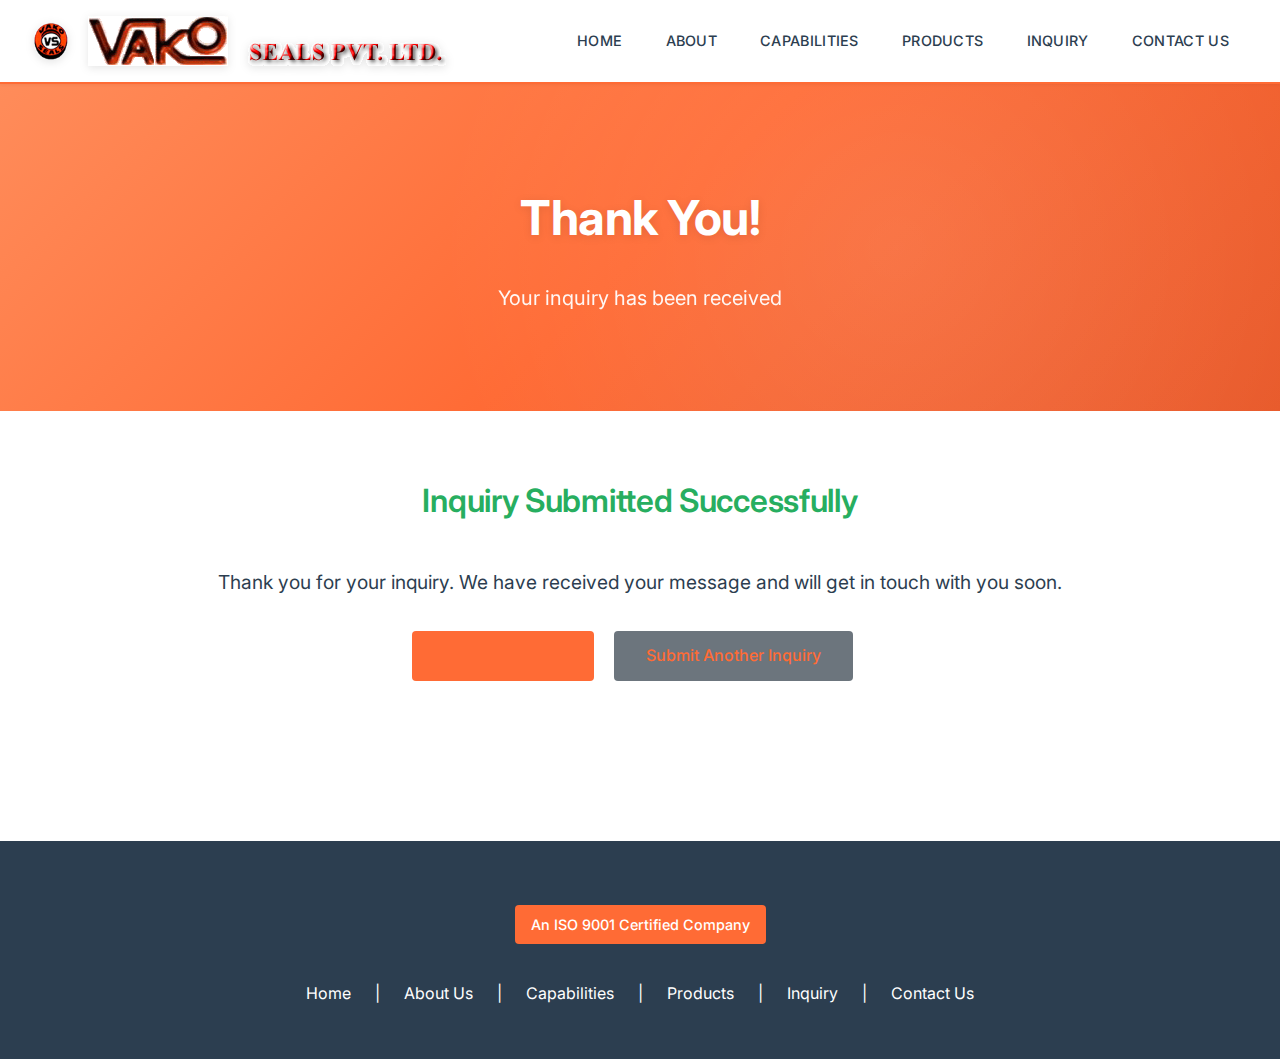
<file: thankyou.html>
<!DOCTYPE html>
<html lang="en">
<head>
    <meta charset="UTF-8">
    <meta name="viewport" content="width=device-width, initial-scale=1.0">
    <meta name="description" content="Thank you for your inquiry">
    <title>Thank You - Vako Seals Pvt. Ltd.</title>
    <link rel="stylesheet" href="css/style.css">
</head>
<body>
    <header>
        <div class="header-container">
            <div class="logo-section">
                <img src="images/logo.gif" alt="Vako Seals Logo">
                <img src="images/VAKO-.gif" alt="VAKO" style="height: 50px; margin: 0 10px;">
                <img src="images/vako3.gif" alt="SEALS" style="height: 50px;">
            </div>
            <button class="menu-toggle" aria-label="Toggle menu">
                <span></span>
                <span></span>
                <span></span>
            </button>
            <nav>
                <div class="nav-container">
                    <ul class="nav-menu">
                        <li><a href="index.html">HOME</a></li>
                        <li><a href="about.html">ABOUT</a></li>
                        <li><a href="capabilities.html">CAPABILITIES</a></li>
                        <li><a href="product.html">PRODUCTS</a></li>
                        <li><a href="inquiry.html">INQUIRY</a></li>
                        <li><a href="contact.html">CONTACT US</a></li>
                    </ul>
                </div>
            </nav>
        </div>
    </header>

    <main>
        <section class="hero">
            <h1>Thank You!</h1>
            <p>Your inquiry has been received</p>
        </section>

        <section class="content-section text-center">
            <h2 style="color: #27ae60;">Inquiry Submitted Successfully</h2>
            <p style="font-size: 1.2rem; margin: 2rem 0;">Thank you for your inquiry. We have received your message and will get in touch with you soon.</p>
            
            <div style="margin: 2rem 0;">
                <a href="index.html" class="btn">Return to Home</a>
                <a href="inquiry.html" class="btn btn-secondary">Submit Another Inquiry</a>
            </div>
        </section>
    </main>

    <footer>
        <div class="footer-container">
            <div class="iso-badge">An ISO 9001 Certified Company</div>
            <div class="footer-links">
                <a href="index.html">Home</a> |
                <a href="about.html">About Us</a> |
                <a href="capabilities.html">Capabilities</a> |
                <a href="product.html">Products</a> |
                <a href="inquiry.html">Inquiry</a> |
                <a href="contact.html">Contact Us</a>
            </div>
        </div>
    </footer>
    <script src="js/menu.js"></script>
    <script src="js/slider.js"></script>
</body>
</html>
</file>
<file: css/style.css>
/* Modern Professional Design for Vako Seals - EORI Style */
@import url('https://fonts.googleapis.com/css2?family=Inter:wght@300;400;500;600;700;800&display=swap');

* {
    margin: 0;
    padding: 0;
    box-sizing: border-box;
}

:root {
    --primary-color: #FF6B35;
    --primary-dark: #E85A2B;
    --primary-light: #FF8C5A;
    --secondary-color: #2C3E50;
    --accent-color: #FF6B35;
    --text-dark: #2C3E50;
    --text-light: #6C757D;
    --bg-light: #F8F9FA;
    --bg-white: #FFFFFF;
    --border-color: #E0E0E0;
    --shadow: 0 2px 10px rgba(0,0,0,0.08);
    --shadow-hover: 0 5px 20px rgba(255,107,53,0.15);
}

body {
    font-family: 'Inter', -apple-system, BlinkMacSystemFont, 'Segoe UI', Roboto, 'Helvetica Neue', Arial, sans-serif;
    line-height: 1.6;
    color: var(--text-dark);
    background-color: var(--bg-white);
    font-weight: 400;
    -webkit-font-smoothing: antialiased;
    -moz-osx-font-smoothing: grayscale;
    overflow-x: hidden;
    width: 100%;
}

html {
    overflow-x: hidden;
    width: 100%;
}

/* Header Styles */
header {
    background: var(--bg-white);
    color: var(--text-dark);
    padding: 0;
    box-shadow: 0 1px 3px rgba(0, 0, 0, 0.05);
    position: sticky;
    top: 0;
    z-index: 1000;
    border-bottom: 2px solid var(--primary-color);
}

.header-container {
    max-width: 1400px;
    margin: 0 auto;
    padding: 1rem 2rem;
    display: flex;
    justify-content: space-between;
    align-items: center;
    flex-wrap: nowrap;
    position: relative;
    gap: 1rem;
    width: 100%;
    box-sizing: border-box;
}

.logo-section {
    display: flex;
    align-items: center;
    gap: 0.5rem;
    flex-wrap: nowrap;
    padding: 0;
    flex-shrink: 1;
    min-width: 0;
}

.logo-section img {
    height: 38px;
    width: auto;
    object-fit: contain;
    transition: transform 0.3s ease, filter 0.3s ease;
    filter: drop-shadow(0 2px 4px rgba(0, 0, 0, 0.1));
}

.logo-section:hover img {
    transform: scale(1.05);
    filter: drop-shadow(0 4px 8px rgba(255, 107, 53, 0.3));
}

.logo-section img[src*="logo.gif"] {
    height: 38px;
}

.logo-section img[src*="VAKO"] {
    height: 35px;
    margin: 0 5px;
}

.company-name {
    font-size: 1.8rem;
    font-weight: 700;
    letter-spacing: 1px;
    color: var(--primary-color);
}

.company-tagline {
    font-size: 0.9rem;
    color: var(--text-light);
    font-weight: 300;
}

/* Navigation */
nav {
    background: transparent;
    padding: 0;
    border-top: none;
    position: relative;
    flex: 1;
    display: flex;
    justify-content: flex-end;
    align-items: center;
    min-width: 0;
    transition: max-height 0.3s ease-out;
}

.nav-container {
    width: 100%;
    position: relative;
}

/* Hamburger Menu Button */
.menu-toggle {
    display: none;
    flex-direction: column;
    justify-content: center;
    align-items: center;
    background: transparent;
    color: var(--text-dark);
    border: none;
    padding: 0.5rem;
    cursor: pointer;
    border-radius: 4px;
    z-index: 1001;
    transition: all 0.3s ease;
    width: 40px;
    height: 40px;
    flex-shrink: 0;
    order: -1;
}

.menu-toggle:hover {
    background: rgba(255, 107, 53, 0.1);
}

.menu-toggle span {
    display: block;
    width: 25px;
    height: 2px;
    background: var(--text-dark);
    margin: 4px 0;
    transition: all 0.3s ease;
    border-radius: 2px;
}

.menu-toggle.active span:nth-child(1) {
    transform: rotate(45deg) translate(8px, 8px);
}

.menu-toggle.active span:nth-child(2) {
    opacity: 0;
}

.menu-toggle.active span:nth-child(3) {
    transform: rotate(-45deg) translate(7px, -7px);
}

.nav-menu {
    display: flex;
    list-style: none;
    justify-content: flex-end;
    align-items: center;
    flex-wrap: nowrap;
    gap: 0.3rem;
    margin: 0;
    padding: 0;
    transition: all 0.3s ease;
}

.nav-menu li {
    margin: 0;
    padding: 0;
}

.nav-menu li a {
    color: var(--text-dark);
    text-decoration: none;
    padding: 0.6rem 1.2rem;
    display: block;
    transition: all 0.3s ease;
    border-radius: 4px;
    font-weight: 500;
    font-size: 0.9rem;
    background: transparent;
    position: relative;
    letter-spacing: 0.3px;
    text-transform: uppercase;
    white-space: nowrap;
}

.nav-menu li a::before {
    content: '';
    position: absolute;
    bottom: 0;
    left: 50%;
    transform: translateX(-50%);
    width: 0;
    height: 2px;
    background: var(--primary-color);
    transition: width 0.3s ease;
    border-radius: 2px;
}

.nav-menu li a:hover {
    color: var(--primary-color);
    background: rgba(255, 107, 53, 0.08);
    transform: translateY(-1px);
}

.nav-menu li a:hover::before {
    width: 80%;
}

.nav-menu li a.active {
    color: white;
    background: var(--primary-color);
    box-shadow: 0 2px 8px rgba(255, 107, 53, 0.3);
    transform: translateY(-1px);
}

.nav-menu li a.active::before {
    display: none;
}

/* Main Content */
main {
    max-width: 1400px;
    margin: 0 auto;
    padding: 0;
}

/* Hero Section */
.hero {
    background: linear-gradient(135deg, #FF8C5A 0%, #FF6B35 50%, #E85A2B 100%);
    color: white;
    padding: 6rem 2rem;
    margin-bottom: 0;
    text-align: center;
    position: relative;
    overflow: hidden;
}

.hero::before {
    content: '';
    position: absolute;
    top: 0;
    left: 0;
    right: 0;
    bottom: 0;
    background: radial-gradient(circle at 70% 50%, rgba(255, 255, 255, 0.1) 0%, transparent 50%);
    pointer-events: none;
}

.hero h1 {
    font-size: 3rem;
    margin-bottom: 1.5rem;
    font-weight: 700;
    letter-spacing: -0.5px;
    position: relative;
    z-index: 1;
    text-shadow: 0 2px 10px rgba(0, 0, 0, 0.1);
}

.hero p {
    font-size: 1.25rem;
    opacity: 0.95;
    max-width: 800px;
    margin: 0 auto;
    position: relative;
    z-index: 1;
    font-weight: 400;
    line-height: 1.7;
}

/* Content Sections */
.content-section {
    background: var(--bg-white);
    padding: 4rem 2rem;
    margin-bottom: 0;
    max-width: 1200px;
    margin-left: auto;
    margin-right: auto;
}

.content-section h2 {
    color: var(--text-dark);
    font-size: 2rem;
    margin-bottom: 1.5rem;
    padding-bottom: 0.5rem;
    font-weight: 600;
    letter-spacing: -0.3px;
}

.content-section h3 {
    color: var(--text-dark);
    font-size: 1.5rem;
    margin: 1.5rem 0 1rem 0;
    font-weight: 600;
    letter-spacing: -0.2px;
}

.content-section p {
    margin-bottom: 1.25rem;
    color: var(--text-dark);
    line-height: 1.7;
    font-size: 1rem;
    font-weight: 400;
}

.content-section a {
    color: var(--primary-color);
    text-decoration: none;
    transition: all 0.3s ease;
    border-bottom: 1px solid transparent;
    font-weight: 500;
}

.content-section a:hover {
    color: var(--primary-dark);
    border-bottom-color: var(--primary-color);
    transform: translateX(2px);
    display: inline-block;
}

.content-section ul {
    margin-left: 2rem;
    margin-bottom: 1.5rem;
}

.content-section ul li {
    margin-bottom: 0.5rem;
    color: var(--text-dark);
}

/* Cards */
.card-grid {
    display: grid;
    grid-template-columns: repeat(auto-fit, minmax(300px, 1fr));
    gap: 2rem;
    margin: 4rem 0;
    padding: 0 2rem;
    max-width: 1200px;
    margin-left: auto;
    margin-right: auto;
}

.card {
    background: var(--bg-white);
    border-radius: 8px;
    padding: 2rem;
    box-shadow: 0 2px 8px rgba(0, 0, 0, 0.06);
    transition: transform 0.3s ease, box-shadow 0.3s ease;
    border: 1px solid var(--border-color);
}

.card:hover {
    transform: translateY(-4px);
    box-shadow: 0 8px 25px rgba(255, 107, 53, 0.12);
    border-color: rgba(255, 107, 53, 0.2);
}

.card h3 {
    transition: color 0.3s ease;
    color: var(--text-dark);
    margin-bottom: 1rem;
    font-size: 1.3rem;
    font-weight: 600;
    letter-spacing: -0.2px;
}

.card:hover h3 {
    color: var(--primary-color);
}

.card p {
    color: var(--text-dark);
    font-weight: 400;
    line-height: 1.7;
}

/* Image Gallery */
.image-gallery {
    display: grid;
    grid-template-columns: repeat(auto-fit, minmax(250px, 1fr));
    gap: 1.5rem;
    margin: 2rem 0;
}

.gallery-item {
    border-radius: 10px;
    overflow: hidden;
    box-shadow: var(--shadow);
    transition: transform 0.3s ease;
}

.gallery-item {
    position: relative;
    overflow: hidden;
}

.gallery-item::before {
    content: '';
    position: absolute;
    top: 0;
    left: 0;
    right: 0;
    bottom: 0;
    background: rgba(255, 107, 53, 0.05);
    opacity: 0;
    transition: opacity 0.3s ease;
    z-index: 1;
}

.gallery-item:hover {
    transform: scale(1.05);
    box-shadow: 0 8px 25px rgba(255, 107, 53, 0.2);
}

.gallery-item:hover::before {
    opacity: 1;
}

.gallery-item img {
    width: 100%;
    height: auto;
    display: block;
}

/* Image Slider/Carousel */
.image-slider {
    position: relative;
    max-width: 100%;
    margin: 0 auto;
    border-radius: 0;
    overflow: hidden;
    background: var(--bg-white);
}

.slider-container {
    position: relative;
    width: 100%;
    height: 0;
    padding-bottom: 56.25%; /* 16:9 aspect ratio */
    overflow: hidden;
}

.slide {
    position: absolute;
    top: 0;
    left: 0;
    width: 100%;
    height: 100%;
    opacity: 0;
    transition: opacity 0.6s ease-in-out;
    display: flex;
    align-items: center;
    justify-content: center;
    background: var(--bg-light);
}

.slide.active {
    opacity: 1;
    z-index: 1;
}

.slide img {
    width: 100%;
    height: 100%;
    object-fit: contain;
    display: block;
    max-width: 100%;
}

img {
    max-width: 100%;
    height: auto;
}

.slider-controls {
    position: absolute;
    top: 50%;
    transform: translateY(-50%);
    background: rgba(0, 0, 0, 0.5);
    color: white;
    border: none;
    padding: 1rem;
    cursor: pointer;
    z-index: 10;
    font-size: 1.5rem;
    border-radius: 50%;
    width: 50px;
    height: 50px;
    display: flex;
    align-items: center;
    justify-content: center;
    transition: all 0.3s ease;
}

.slider-controls:hover {
    background: rgba(255, 107, 53, 0.9);
    transform: translateY(-50%) scale(1.1);
}

.slider-prev {
    left: 10px;
}

.slider-next {
    right: 10px;
}

.slider-dots {
    display: flex;
    justify-content: center;
    gap: 0.5rem;
    padding: 1rem;
    background: var(--bg-white);
}

.slider-dots .dot {
    width: 12px;
    height: 12px;
    border-radius: 50%;
    background: var(--border-color);
    cursor: pointer;
    transition: all 0.3s ease;
    border: 2px solid transparent;
}

.slider-dots .dot:hover {
    background: var(--primary-color);
    transform: scale(1.2);
    border-color: var(--primary-color);
}

.slider-dots .dot.active {
    background: var(--primary-color);
    border-color: var(--primary-dark);
    transform: scale(1.3);
}

/* Slider for hero/banner images */
.hero-slider .slider-container {
    padding-bottom: 40%; /* Different aspect ratio for hero */
}

.hero-slider .slide img {
    object-fit: cover;
}

/* Slider for gallery images */
.gallery-slider .slider-container {
    padding-bottom: 75%; /* Square-ish for product images */
}

/* Forms */
.form-container {
    background: var(--bg-white);
    padding: 2.5rem;
    border-radius: 10px;
    box-shadow: var(--shadow);
    max-width: 700px;
    margin: 2rem auto;
}

.form-group {
    margin-bottom: 1.5rem;
}

.form-group label {
    display: block;
    margin-bottom: 0.5rem;
    color: var(--text-dark);
    font-weight: 600;
}

.form-group input,
.form-group select,
.form-group textarea {
    width: 100%;
    padding: 0.75rem;
    border: 2px solid var(--border-color);
    border-radius: 5px;
    font-size: 1rem;
    font-family: inherit;
    transition: all 0.3s ease;
}

.form-group input:hover,
.form-group select:hover,
.form-group textarea:hover {
    border-color: var(--primary-light);
    box-shadow: 0 0 0 2px rgba(255, 107, 53, 0.08);
}

.form-group input:focus,
.form-group select:focus,
.form-group textarea:focus {
    outline: none;
    border-color: var(--primary-color);
    box-shadow: 0 0 0 3px rgba(255, 107, 53, 0.15);
    transform: translateY(-1px);
}

.form-group textarea {
    resize: vertical;
    min-height: 120px;
}

.required {
    color: #e74c3c;
}

.btn {
    display: inline-block;
    padding: 0.75rem 2rem;
    background: var(--primary-color);
    color: white;
    text-decoration: none;
    border: none;
    border-radius: 4px;
    font-size: 1rem;
    font-weight: 500;
    cursor: pointer;
    transition: all 0.3s ease;
    margin-right: 1rem;
    font-family: inherit;
}

.btn:hover {
    background: var(--primary-dark);
    transform: translateY(-2px);
    box-shadow: 0 4px 12px rgba(255, 107, 53, 0.3);
}

.btn:active {
    transform: translateY(-1px) scale(1.02);
}

.btn-secondary {
    background: var(--text-light);
    color: white;
}

.btn-secondary:hover {
    background: var(--text-dark);
    transform: translateY(-2px);
    box-shadow: 0 4px 12px rgba(44, 62, 80, 0.3);
}

/* Contact Info */
.contact-grid {
    display: grid;
    grid-template-columns: repeat(auto-fit, minmax(300px, 1fr));
    gap: 2rem;
    margin: 2rem 0;
}

.contact-card {
    background: var(--bg-white);
    padding: 2rem;
    border-radius: 8px;
    box-shadow: 0 2px 8px rgba(0, 0, 0, 0.06);
    transition: all 0.3s ease;
    border: 1px solid var(--border-color);
}

.contact-card:hover {
    transform: translateY(-4px);
    box-shadow: 0 8px 25px rgba(255, 107, 53, 0.12);
    border-color: rgba(255, 107, 53, 0.2);
}

.contact-card h3 {
    color: var(--text-dark);
    margin-bottom: 1rem;
    font-size: 1.3rem;
    font-weight: 600;
}

.contact-card p {
    margin-bottom: 0.5rem;
    color: var(--text-dark);
}

.contact-card a {
    color: var(--primary-color);
    text-decoration: none;
    transition: color 0.3s ease;
    font-weight: 500;
}

.contact-card a:hover {
    color: var(--primary-dark);
    text-decoration: underline;
    transform: translateX(2px);
    display: inline-block;
}

/* Product List */
.product-list {
    display: grid;
    grid-template-columns: repeat(auto-fit, minmax(250px, 1fr));
    gap: 1.5rem;
    margin: 2rem 0;
}

.product-item {
    background: var(--bg-white);
    padding: 1.5rem;
    border-radius: 8px;
    border-left: 4px solid var(--primary-color);
    box-shadow: 0 2px 8px rgba(0, 0, 0, 0.06);
    transition: all 0.3s ease;
    border: 1px solid var(--border-color);
    border-left: 4px solid var(--primary-color);
}

.product-item:hover {
    transform: translateX(4px) translateY(-2px);
    box-shadow: 0 6px 20px rgba(255, 107, 53, 0.12);
    border-left-width: 6px;
    border-color: rgba(255, 107, 53, 0.2);
}

.product-item strong {
    color: var(--primary-color);
    font-weight: 600;
}

/* Footer */
footer {
    background: var(--text-dark);
    color: white;
    padding: 3rem 0 2rem;
    margin-top: 4rem;
    text-align: center;
}

.footer-container {
    max-width: 1200px;
    margin: 0 auto;
    padding: 0 2rem;
}

.footer-links {
    margin: 1rem 0;
    display: flex;
    flex-wrap: nowrap;
    justify-content: center;
    align-items: center;
    white-space: nowrap;
}

.footer-links a {
    color: white;
    text-decoration: none;
    margin: 0 1rem;
    transition: opacity 0.3s ease;
}

.footer-links a {
    position: relative;
    padding: 0.3rem 0.5rem;
    border-radius: 4px;
    transition: all 0.3s ease;
}

.footer-links a:hover {
    opacity: 1;
    background: rgba(255, 255, 255, 0.2);
    transform: translateY(-2px);
    text-shadow: 0 2px 4px rgba(0, 0, 0, 0.3);
}

.footer-text {
    margin-top: 1rem;
    opacity: 0.8;
    font-size: 0.9rem;
}

/* ISO Badge */
.iso-badge {
    display: inline-block;
    background: var(--primary-color);
    color: white;
    padding: 0.5rem 1rem;
    border-radius: 4px;
    font-weight: 500;
    margin: 1rem 0;
    font-size: 0.9rem;
}

/* News Section */
.news-box {
    background: var(--bg-white);
    padding: 2rem;
    border-radius: 8px;
    border-left: 4px solid var(--primary-color);
    margin: 4rem auto;
    max-width: 1200px;
    box-shadow: 0 2px 8px rgba(0, 0, 0, 0.06);
}

.news-box h3 {
    color: var(--text-dark);
    margin-bottom: 1rem;
    font-weight: 600;
    font-size: 1.3rem;
}

/* Responsive Design */
@media (max-width: 768px) {
    .header-container {
        flex-direction: row;
        justify-content: flex-start;
        align-items: center;
        padding: 0.75rem 1rem;
        position: relative;
        gap: 0.75rem;
    }

    .logo-section {
        gap: 0.3rem;
        flex-shrink: 1;
        min-width: 0;
        flex: 1;
    }

    .logo-section img {
        height: 32px;
        max-width: 100%;
    }

    .logo-section img[src*="VAKO"] {
        height: 28px;
        margin: 0 3px;
    }

    .logo-section img[src*="logo.gif"] {
        height: 32px;
    }

    .menu-toggle {
        display: flex;
        position: static;
        transform: none;
        background: transparent;
        flex-shrink: 0;
        order: -1;
        margin-right: 0;
    }

    .menu-toggle:hover {
        background: rgba(255, 107, 53, 0.1);
    }

    .menu-toggle.active span:nth-child(1) {
        transform: rotate(45deg) translate(6px, 6px);
    }

    .menu-toggle.active span:nth-child(2) {
        opacity: 0;
    }

    .menu-toggle.active span:nth-child(3) {
        transform: rotate(-45deg) translate(6px, -6px);
    }

    nav {
        position: absolute;
        top: 100%;
        left: 0;
        right: 0;
        background: var(--bg-white);
        box-shadow: 0 4px 15px rgba(0, 0, 0, 0.15);
        border-top: 2px solid var(--primary-color);
        z-index: 999;
        max-height: 0;
        overflow: hidden;
        transition: max-height 0.3s ease-out;
        width: 100%;
    }

    nav.active {
        max-height: 500px;
    }

    .nav-container {
        padding: 0;
    }

    .nav-menu {
        display: flex;
        flex-direction: column;
        width: 100%;
        padding: 0;
        gap: 0;
        opacity: 0;
        transform: translateY(-10px);
        transition: opacity 0.3s ease, transform 0.3s ease;
    }

    nav.active .nav-menu {
        opacity: 1;
        transform: translateY(0);
    }

    .nav-menu li {
        width: 100%;
        margin: 0;
    }

    .nav-menu li a {
        text-align: left;
        padding: 1rem 1.5rem;
        border-radius: 0;
        border-bottom: 1px solid rgba(255, 107, 53, 0.1);
        font-size: 0.9rem;
        width: 100%;
    }

    .nav-menu li a::before {
        display: none;
    }

    .nav-menu li:last-child a {
        border-bottom: none;
    }

    .nav-menu li a:hover {
        background: rgba(255, 107, 53, 0.1);
        color: var(--primary-color);
        transform: translateX(5px);
        padding-left: 2rem;
    }

    .nav-menu li a.active {
        background: var(--primary-color);
        color: white;
        transform: none;
        padding-left: 1.5rem;
        box-shadow: inset 4px 0 0 rgba(255, 255, 255, 0.3);
    }

    .hero {
        padding: 3rem 1rem;
    }

    .hero h1 {
        font-size: 1.75rem;
        line-height: 1.3;
        margin-bottom: 1rem;
    }

    .hero p {
        font-size: 1rem;
        line-height: 1.6;
        padding: 0 0.5rem;
    }

    .content-section {
        padding: 2rem 1rem;
    }

    .content-section h2 {
        font-size: 1.5rem;
        margin-bottom: 1rem;
    }

    .content-section p {
        font-size: 0.95rem;
        line-height: 1.7;
        margin-bottom: 1rem;
    }

    .card-grid,
    .contact-grid,
    .product-list {
        grid-template-columns: 1fr;
        gap: 1.5rem;
        padding: 0 1rem;
        margin: 2rem 0;
    }

    .card {
        padding: 1.5rem;
    }

    .card h3 {
        font-size: 1.2rem;
    }

    .card p {
        font-size: 0.95rem;
    }

    .news-box {
        margin: 2rem 1rem;
        padding: 1.5rem;
    }

    .news-box h3 {
        font-size: 1.2rem;
    }

    .news-box p {
        font-size: 0.95rem;
        line-height: 1.7;
    }

    main {
        padding: 0;
        overflow-x: hidden;
    }

    .slider-controls {
        width: 36px;
        height: 36px;
        font-size: 1.1rem;
        padding: 0.4rem;
    }

    .slider-prev {
        left: 5px;
    }

    .slider-next {
        right: 5px;
    }

    .hero-slider .slider-container {
        padding-bottom: 60%;
    }

    .gallery-slider .slider-container {
        padding-bottom: 100%;
    }

    .image-slider {
        margin: 0;
    }

    .slide img {
        object-fit: cover;
    }

    .footer-container {
        padding: 0 1rem;
    }

    .logo-section img {
        max-width: none;
    }

    .footer-links {
        font-size: 0.85rem;
        line-height: 1.8;
        flex-wrap: nowrap;
        overflow-x: auto;
    }

    .footer-links a {
        margin: 0 0.3rem;
        display: inline-block;
        white-space: nowrap;
    }

    .iso-badge {
        font-size: 0.85rem;
        padding: 0.4rem 0.8rem;
    }

    .form-container {
        padding: 1.5rem 1rem;
        margin: 1rem;
    }

    .form-group input,
    .form-group select,
    .form-group textarea {
        font-size: 16px; /* Prevents zoom on iOS */
    }

    .btn {
        width: 100%;
        margin-right: 0;
        margin-bottom: 0.5rem;
        padding: 0.875rem 1.5rem;
    }
}

/* Extra small devices */
@media (max-width: 480px) {
    .header-container {
        padding: 0.75rem 0.75rem;
        gap: 0.5rem;
    }

    .logo-section img {
        height: 28px;
    }

    .logo-section img[src*="VAKO"] {
        height: 24px;
        margin: 0 2px;
    }

    .logo-section img[src*="logo.gif"] {
        height: 28px;
    }

    .menu-toggle {
        width: 36px;
        height: 36px;
    }

    .hero {
        padding: 2.5rem 0.75rem;
    }

    .hero h1 {
        font-size: 1.5rem;
    }

    .hero p {
        font-size: 0.95rem;
    }

    .content-section {
        padding: 1.5rem 0.75rem;
    }

    .content-section h2 {
        font-size: 1.3rem;
    }

    .card-grid,
    .contact-grid,
    .product-list {
        padding: 0 0.75rem;
        gap: 1rem;
    }

    .card {
        padding: 1.25rem;
    }

    .news-box {
        margin: 1.5rem 0.75rem;
        padding: 1.25rem;
    }

    .footer-links {
        display: flex;
        flex-wrap: nowrap;
        justify-content: center;
        gap: 0.2rem;
        overflow-x: auto;
        font-size: 0.8rem;
    }

    .footer-links a {
        margin: 0;
        white-space: nowrap;
    }

    .slide img {
        object-fit: cover;
    }
}

/* Utility Classes */
.text-center {
    text-align: center;
}

.mt-1 { margin-top: 1rem; }
.mt-2 { margin-top: 2rem; }
.mb-1 { margin-bottom: 1rem; }
.mb-2 { margin-bottom: 2rem; }

.highlight {
    background: linear-gradient(120deg, rgba(1, 112, 185, 0.1) 0%, rgba(1, 112, 185, 0.1) 100%);
    padding: 0.2rem 0.5rem;
    border-radius: 3px;
}
</file>
